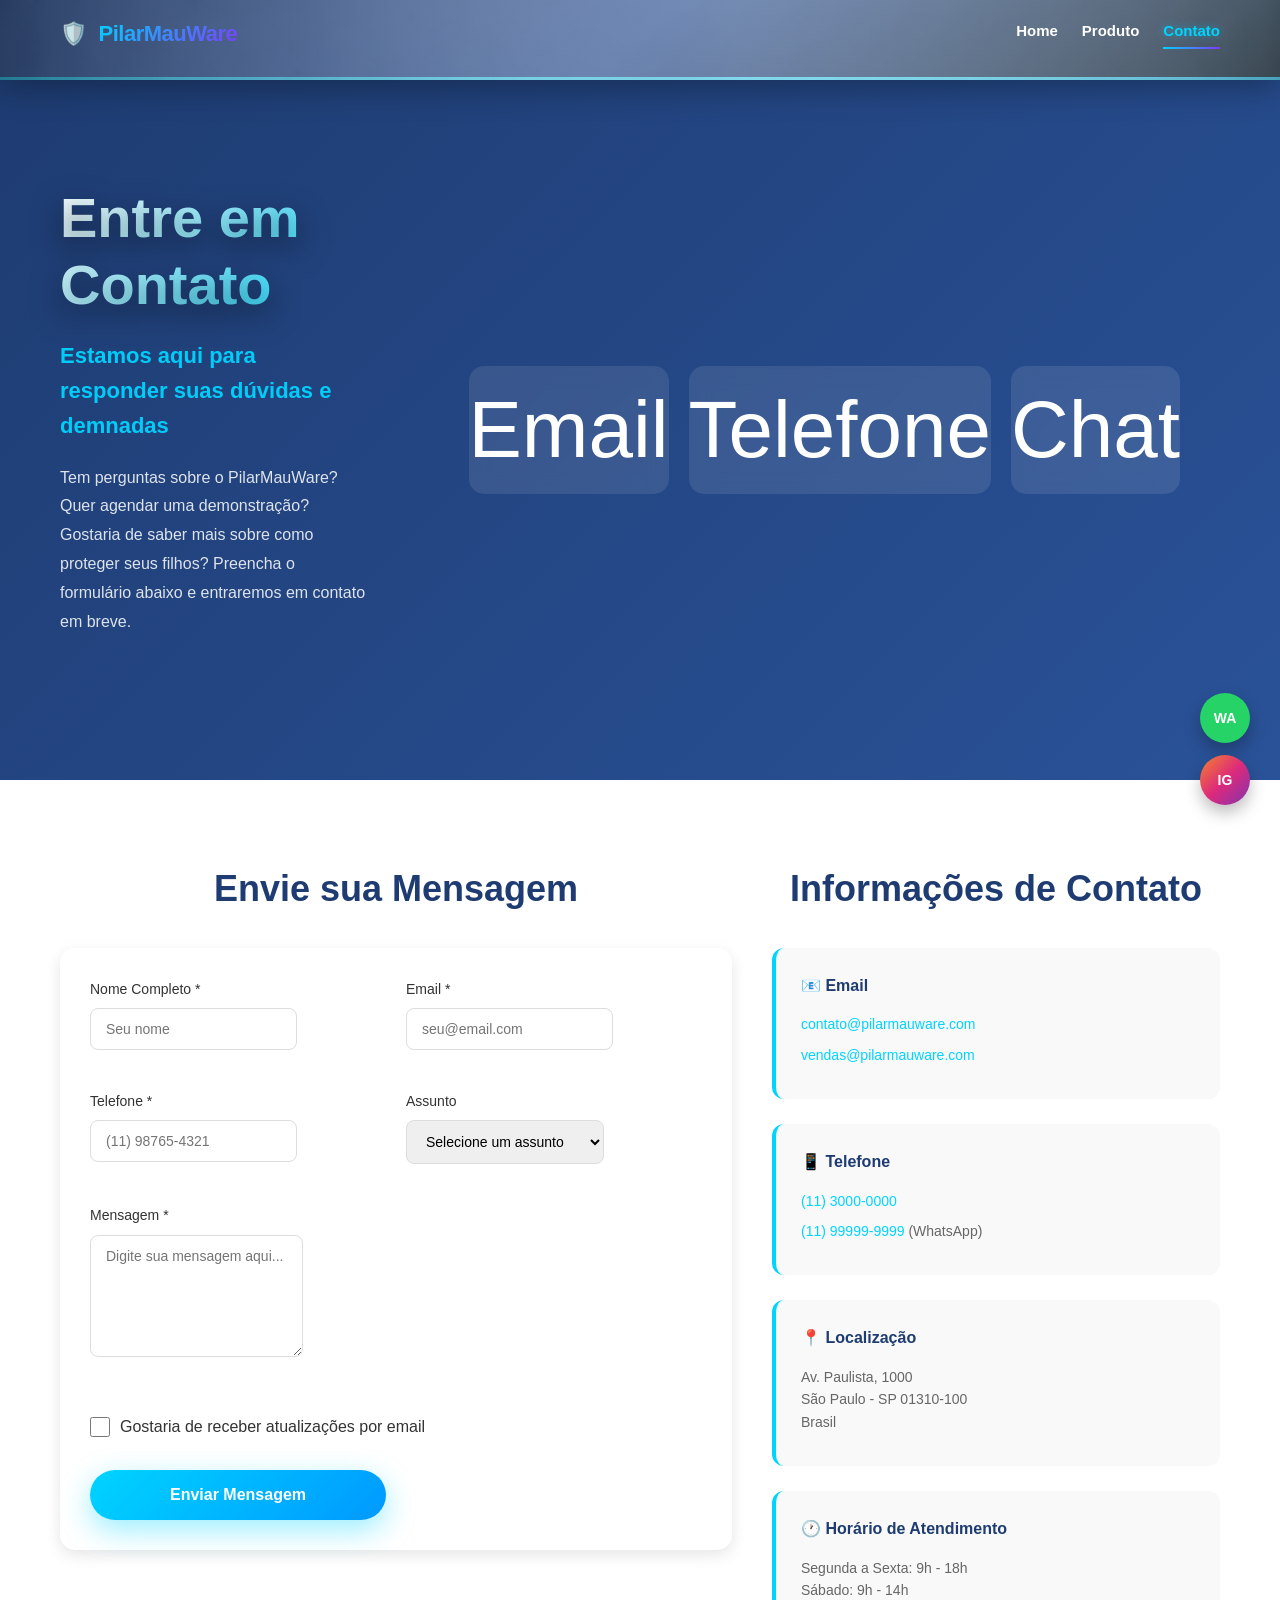
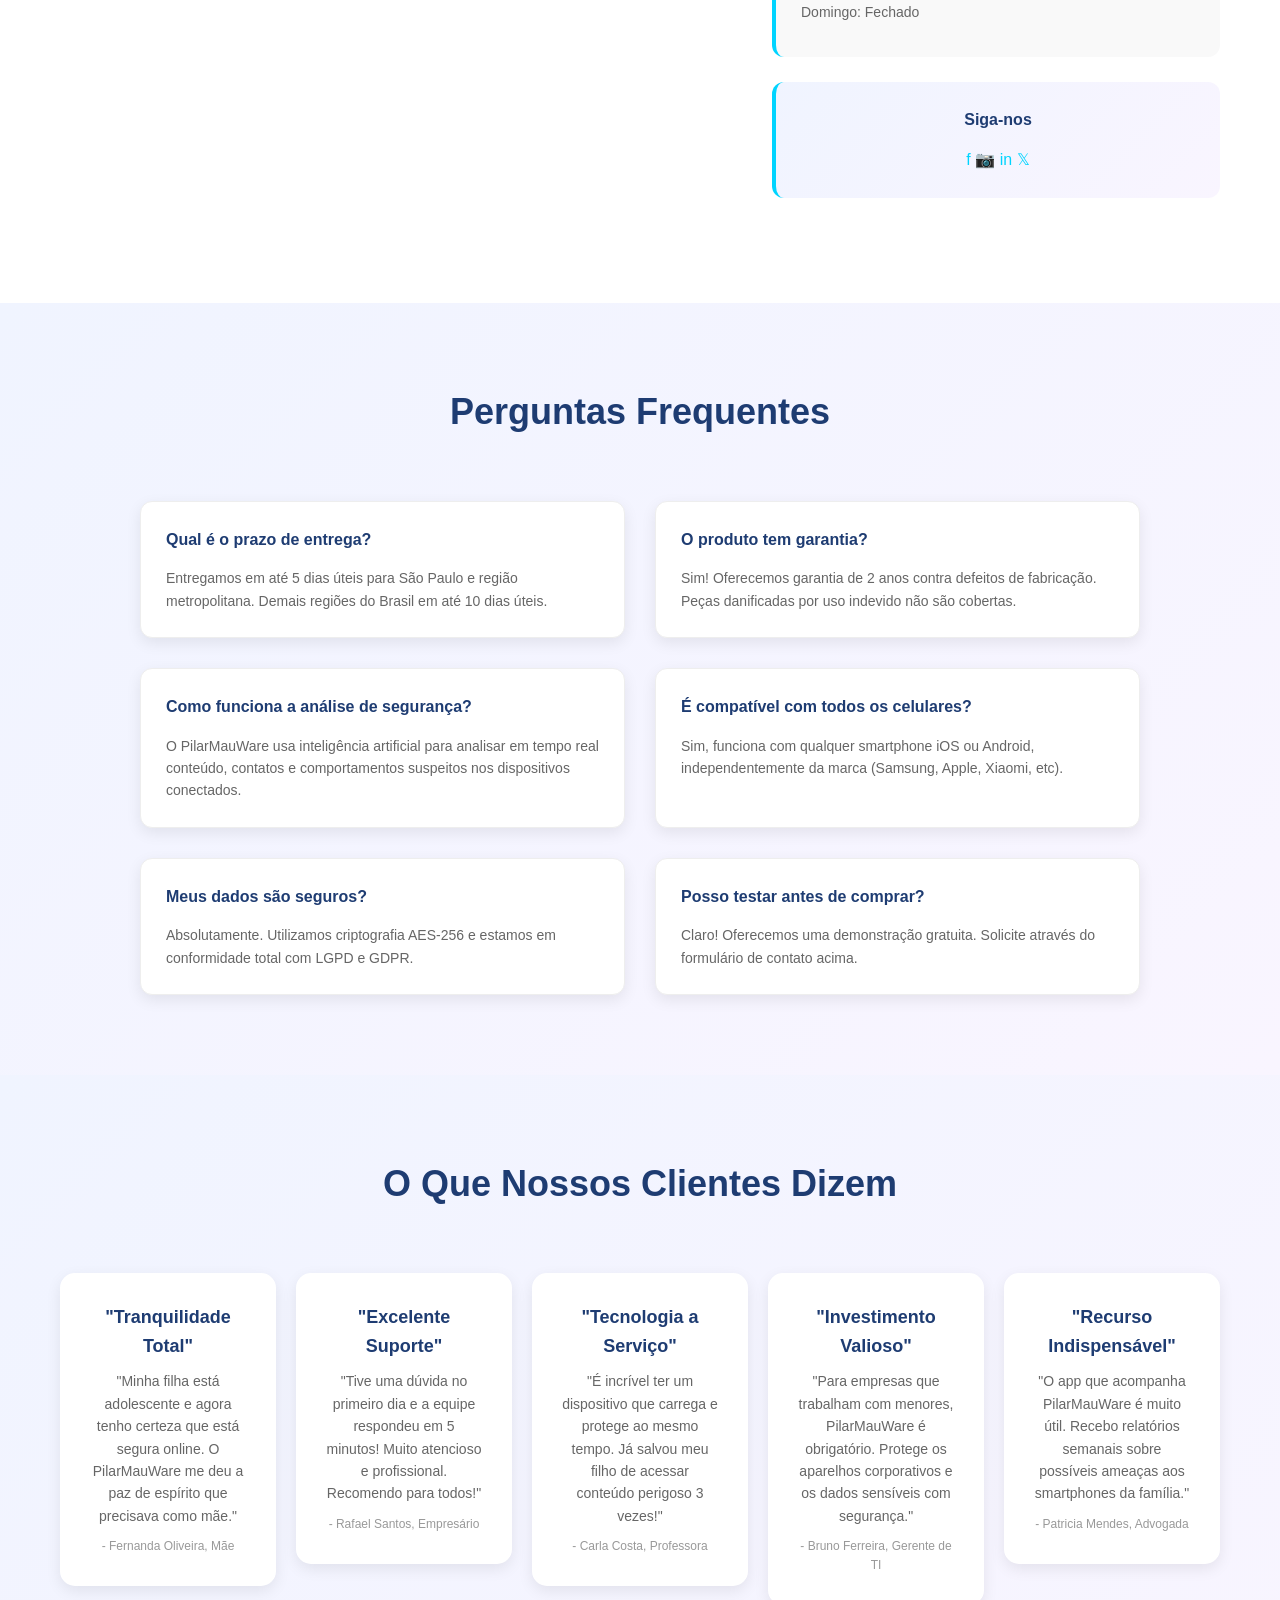
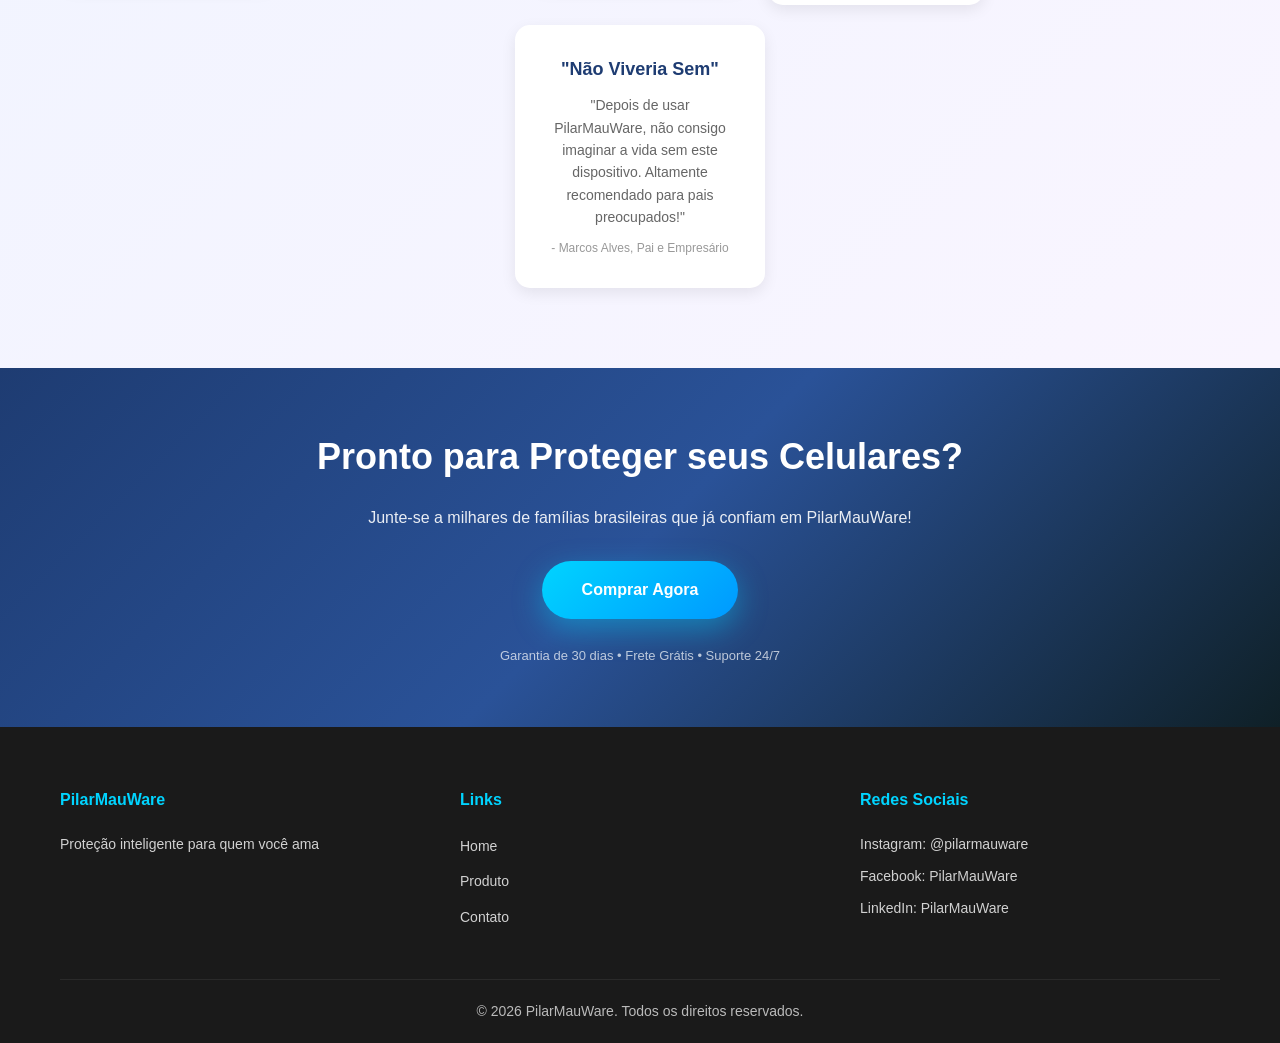
<file: contato.html>
<!DOCTYPE html>
<html lang="pt-BR">
<head>
    <meta charset="UTF-8">
    <meta name="viewport" content="width=device-width, initial-scale=1.0">
    <meta name="description" content="Entre em contato com PilarMauWare">
    <title>Contato - PilarMauWare</title>
    <link rel="stylesheet" href="css/style.css">
    <link rel="stylesheet" href="css/responsive.css">
</head>
<body>
    <!-- HEADER COM NAVEGAÇÃO -->
    <header class="header">
        <nav class="navbar">
            <div class="container">
                <div class="logo">
                    <span class="logo-icon">🛡️</span>
                    <span class="logo-text">PilarMauWare</span>
                </div>
                <button class="hamburger" id="hamburger">
                    <span></span>
                    <span></span>
                    <span></span>
                </button>
                <ul class="nav-menu" id="navMenu">
                    <li><a href="index.html" class="nav-link">Home</a></li>
                    <li><a href="produto.html" class="nav-link">Produto</a></li>
                    <li><a href="contato.html" class="nav-link active">Contato</a></li>
                </ul>
            </div>
        </nav>
    </header>

    <!-- CONTEÚDO PRINCIPAL -->
    <main class="main-content">
        <!-- SEÇÃO HERO -->
        <section class="hero">
            <div class="container">
                <div class="hero-content">
                    <h1 class="hero-title">Entre em Contato</h1>
                    <p class="hero-subtitle">Estamos aqui para responder suas dúvidas e demnadas</p>
                    <p class="hero-description">
                        Tem perguntas sobre o PilarMauWare? Quer agendar uma demonstração? 
                        Gostaria de saber mais sobre como proteger seus filhos? 
                        Preencha o formulário abaixo e entraremos em contato em breve.
                    </p>
                </div>
                <div class="hero-image">
                    <div class="contact-icons">
                        <div class="icon-item">Email</div>
                        <div class="icon-item">Telefone</div>
                        <div class="icon-item">Chat</div>
                    </div>
                </div>
            </div>
        </section>

        <!-- SEÇÃO DE FORMULÁRIO -->
        <section class="contact-content">
            <div class="container-centered">
                <div class="contact-wrapper">
                    <!-- FORMULÁRIO -->
                    <div class="contact-form-section">
                        <h2 class="section-title">Envie sua Mensagem</h2>
                        
                        <form class="contact-form">
                            <div class="form-group">
                                <label for="name">Nome Completo *</label>
                                <input 
                                    type="text" 
                                    id="name" 
                                    placeholder="Seu nome" 
                                    required
                                >
                            </div>

                            <div class="form-group">
                                <label for="email">Email *</label>
                                <input 
                                    type="email" 
                                    id="email" 
                                    placeholder="seu@email.com" 
                                    required
                                >
                            </div>

                            <div class="form-group">
                                <label for="phone">Telefone *</label>
                                <input 
                                    type="tel" 
                                    id="phone" 
                                    placeholder="(11) 98765-4321" 
                                    required
                                >
                            </div>

                            <div class="form-group">
                                <label for="subject">Assunto</label>
                                <select id="subject">
                                    <option value="">Selecione um assunto</option>
                                    <option value="duvida">Dúvida sobre o produto</option>
                                    <option value="compra">Finalizar Compra</option>
                                    <option value="demo">Solicitar Demonstração</option>
                                    <option value="problema">Problema técnico</option>
                                    <option value="outro">Outro</option>
                                </select>
                            </div>

                            <div class="form-group full-width">
                                <label for="message">Mensagem *</label>
                                <textarea 
                                    id="message" 
                                    placeholder="Digite sua mensagem aqui..." 
                                    rows="6"
                                    required
                                ></textarea>
                            </div>

                            <div class="form-checkbox">
                                <input type="checkbox" id="newsletter">
                                <label for="newsletter">Gostaria de receber atualizações por email</label>
                            </div>

                            <button type="submit" class="btn btn-primary" style="width: 100%;">Enviar Mensagem</button>
                        </form>
                    </div>

                    <!-- INFORMAÇÕES DE CONTATO -->
                    <div class="contact-info-section">
                        <h2 class="section-title">Informações de Contato</h2>
                        
                        <div class="info-box">
                            <h3>📧 Email</h3>
                            <p><a href="mailto:contato@pilarmauware.com">contato@pilarmauware.com</a></p>
                            <p><a href="mailto:vendas@pilarmauware.com">vendas@pilarmauware.com</a></p>
                        </div>

                        <div class="info-box">
                            <h3>📱 Telefone</h3>
                            <p><a href="tel:+551130000000">(11) 3000-0000</a></p>
                            <p><a href="tel:+551199999999">(11) 99999-9999</a> (WhatsApp)</p>
                        </div>

                        <div class="info-box">
                            <h3>📍 Localização</h3>
                            <p>Av. Paulista, 1000<br>São Paulo - SP 01310-100<br>Brasil</p>
                        </div>

                        <div class="info-box">
                            <h3>🕐 Horário de Atendimento</h3>
                            <p>Segunda a Sexta: 9h - 18h<br>Sábado: 9h - 14h<br>Domingo: Fechado</p>
                        </div>

                        <div class="info-box social">
                            <h3>Siga-nos</h3>
                            <div class="social-links">
                                <a href="#" title="Facebook">f</a>
                                <a href="#" title="Instagram">📷</a>
                                <a href="#" title="LinkedIn">in</a>
                                <a href="#" title="Twitter">𝕏</a>
                            </div>
                        </div>
                    </div>
                </div>
            </div>
        </section>

        <!-- SEÇÃO DE PERGUNTAS FREQUENTES -->
        <section class="faq-section">
            <div class="container-centered">
                <h2 class="section-title">Perguntas Frequentes</h2>
                
                <div class="faq-grid">
                    <div class="faq-item">
                        <h3>Qual é o prazo de entrega?</h3>
                        <p>Entregamos em até 5 dias úteis para São Paulo e região metropolitana. Demais regiões do Brasil em até 10 dias úteis.</p>
                    </div>

                    <div class="faq-item">
                        <h3>O produto tem garantia?</h3>
                        <p>Sim! Oferecemos garantia de 2 anos contra defeitos de fabricação. Peças danificadas por uso indevido não são cobertas.</p>
                    </div>

                    <div class="faq-item">
                        <h3>Como funciona a análise de segurança?</h3>
                        <p>O PilarMauWare usa inteligência artificial para analisar em tempo real conteúdo, contatos e comportamentos suspeitos nos dispositivos conectados.</p>
                    </div>

                    <div class="faq-item">
                        <h3>É compatível com todos os celulares?</h3>
                        <p>Sim, funciona com qualquer smartphone iOS ou Android, independentemente da marca (Samsung, Apple, Xiaomi, etc).</p>
                    </div>

                    <div class="faq-item">
                        <h3>Meus dados são seguros?</h3>
                        <p>Absolutamente. Utilizamos criptografia AES-256 e estamos em conformidade total com LGPD e GDPR.</p>
                    </div>

                    <div class="faq-item">
                        <h3>Posso testar antes de comprar?</h3>
                        <p>Claro! Oferecemos uma demonstração gratuita. Solicite através do formulário de contato acima.</p>
                    </div>
                </div>
            </div>
        </section>

        <!-- SEÇÃO DE TESTEMUNHOS -->
        <section class="how-it-works">
            <div class="container-centered">
                <h2 class="section-title">O Que Nossos Clientes Dizem</h2>
                <div class="steps-container">
                    <div class="step">
                        <h3>"Tranquilidade Total"</h3>
                        <p>"Minha filha está adolescente e agora tenho certeza que está segura online. O PilarMauWare me deu a paz de espírito que precisava como mãe."</p>
                        <p style="font-size: 12px; margin-top: 10px; color: #999;">- Fernanda Oliveira, Mãe</p>
                    </div>
                    <div class="step">
                        <h3>"Excelente Suporte"</h3>
                        <p>"Tive uma dúvida no primeiro dia e a equipe respondeu em 5 minutos! Muito atencioso e profissional. Recomendo para todos!"</p>
                        <p style="font-size: 12px; margin-top: 10px; color: #999;">- Rafael Santos, Empresário</p>
                    </div>
                    <div class="step">
                        <h3>"Tecnologia a Serviço"</h3>
                        <p>"É incrível ter um dispositivo que carrega e protege ao mesmo tempo. Já salvou meu filho de acessar conteúdo perigoso 3 vezes!"</p>
                        <p style="font-size: 12px; margin-top: 10px; color: #999;">- Carla Costa, Professora</p>
                    </div>
                    <div class="step">
                        <h3>"Investimento Valioso"</h3>
                        <p>"Para empresas que trabalham com menores, PilarMauWare é obrigatório. Protege os aparelhos corporativos e os dados sensíveis com segurança."</p>
                        <p style="font-size: 12px; margin-top: 10px; color: #999;">- Bruno Ferreira, Gerente de TI</p>
                    </div>
                    <div class="step">
                        <h3>"Recurso Indispensável"</h3>
                        <p>"O app que acompanha PilarMauWare é muito útil. Recebo relatórios semanais sobre possíveis ameaças aos smartphones da família."</p>
                        <p style="font-size: 12px; margin-top: 10px; color: #999;">- Patricia Mendes, Advogada</p>
                    </div>
                    <div class="step">
                        <h3>"Não Viveria Sem"</h3>
                        <p>"Depois de usar PilarMauWare, não consigo imaginar a vida sem este dispositivo. Altamente recomendado para pais preocupados!"</p>
                        <p style="font-size: 12px; margin-top: 10px; color: #999;">- Marcos Alves, Pai e Empresário</p>
                    </div>
                </div>
            </div>
        </section>

        <!-- CTA FINAL -->
        <section class="benefits" style="background: linear-gradient(135deg, #1e3c72 0%, #2a5298 50%, #0f2027 100%); color: white; padding: 60px 20px;">
            <div class="container-centered" style="text-align: center;">
                <h2 class="section-title" style="color: white; margin-bottom: 20px;">Pronto para Proteger seus Celulares?</h2>
                <p style="font-size: 16px; margin-bottom: 30px; color: rgba(255, 255, 255, 0.9);">Junte-se a milhares de famílias brasileiras que já confiam em PilarMauWare!</p>
                <a href="produto.html" class="btn btn-primary">Comprar Agora</a>
                <p style="margin-top: 20px; font-size: 13px; color: rgba(255, 255, 255, 0.7);">Garantia de 30 dias • Frete Grátis • Suporte 24/7</p>
            </div>
        </section>
    </main>

    <!-- FOOTER -->
    <footer class="footer">
        <div class="container-centered">
            <div class="footer-content">
                <div class="footer-section">
                    <h4>PilarMauWare</h4>
                    <p>Proteção inteligente para quem você ama</p>
                </div>
                <div class="footer-section">
                    <h4>Links</h4>
                    <ul class="footer-links">
                        <li><a href="index.html">Home</a></li>
                        <li><a href="produto.html">Produto</a></li>
                        <li><a href="contato.html">Contato</a></li>
                    </ul>
                </div>
                <div class="footer-section">
                    <h4>Redes Sociais</h4>
                    <p>Instagram: @pilarmauware</p>
                    <p>Facebook: PilarMauWare</p>
                    <p>LinkedIn: PilarMauWare</p>
                </div>
            </div>
            <div class="footer-bottom">
                <p>&copy; 2026 PilarMauWare. Todos os direitos reservados.</p>
            </div>
        </div>
    </footer>

    <!-- BOTÃO VOLTAR AO TOPO -->
    <button id="backToTop" class="back-to-top" title="Voltar ao topo">
        <span>↑</span>
    </button>

    <!-- BOTÕES DE CONTATO RÁPIDO -->
    <div class="social-float" aria-label="Contato rápido">
        <a href="https://wa.me/5551980636909" target="_blank" rel="noopener noreferrer" class="social-btn whatsapp-btn" title="Falar no WhatsApp" aria-label="Falar no WhatsApp">
            WA
        </a>
        <a href="https://instagram.com/isaacrmz_7" target="_blank" rel="noopener noreferrer" class="social-btn instagram-btn" title="Abrir Instagram" aria-label="Abrir Instagram">
            IG
        </a>
    </div>

    <script src="js/script.js"></script>
</body>
</html>
</file>
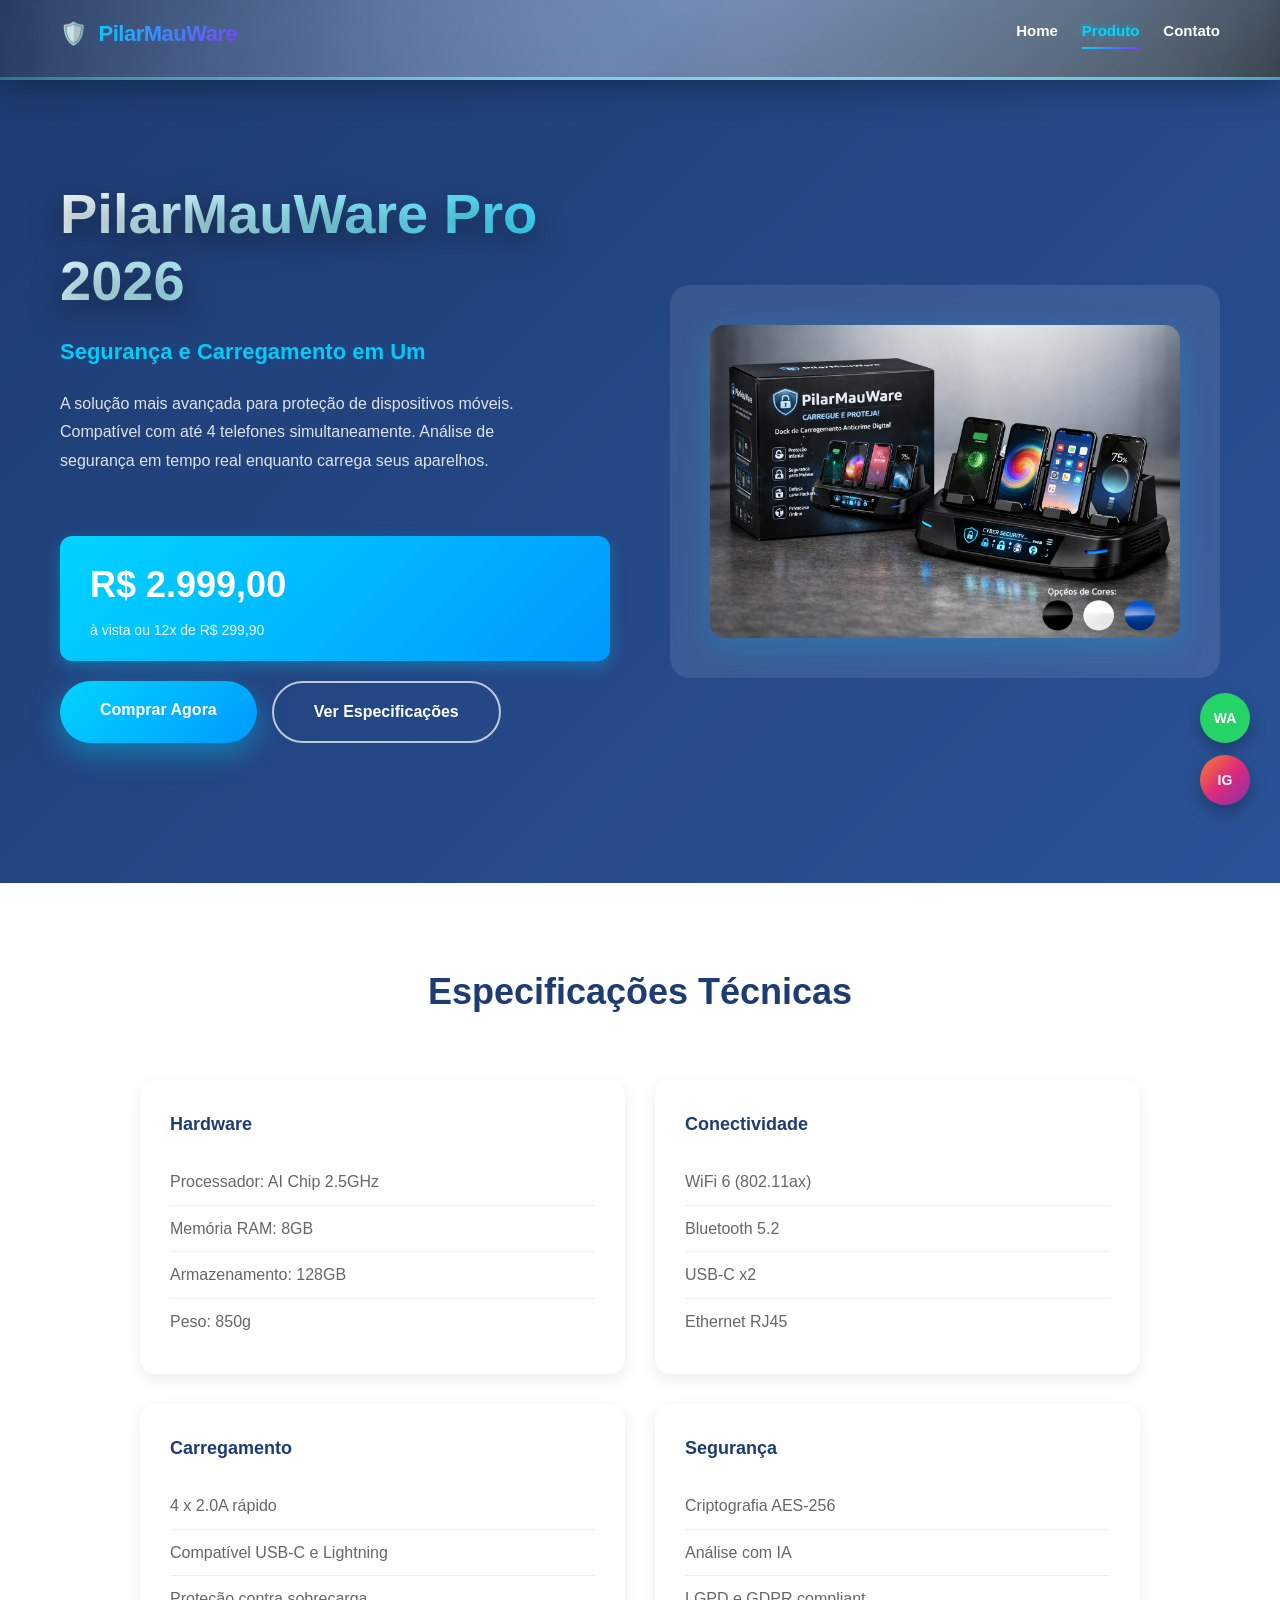
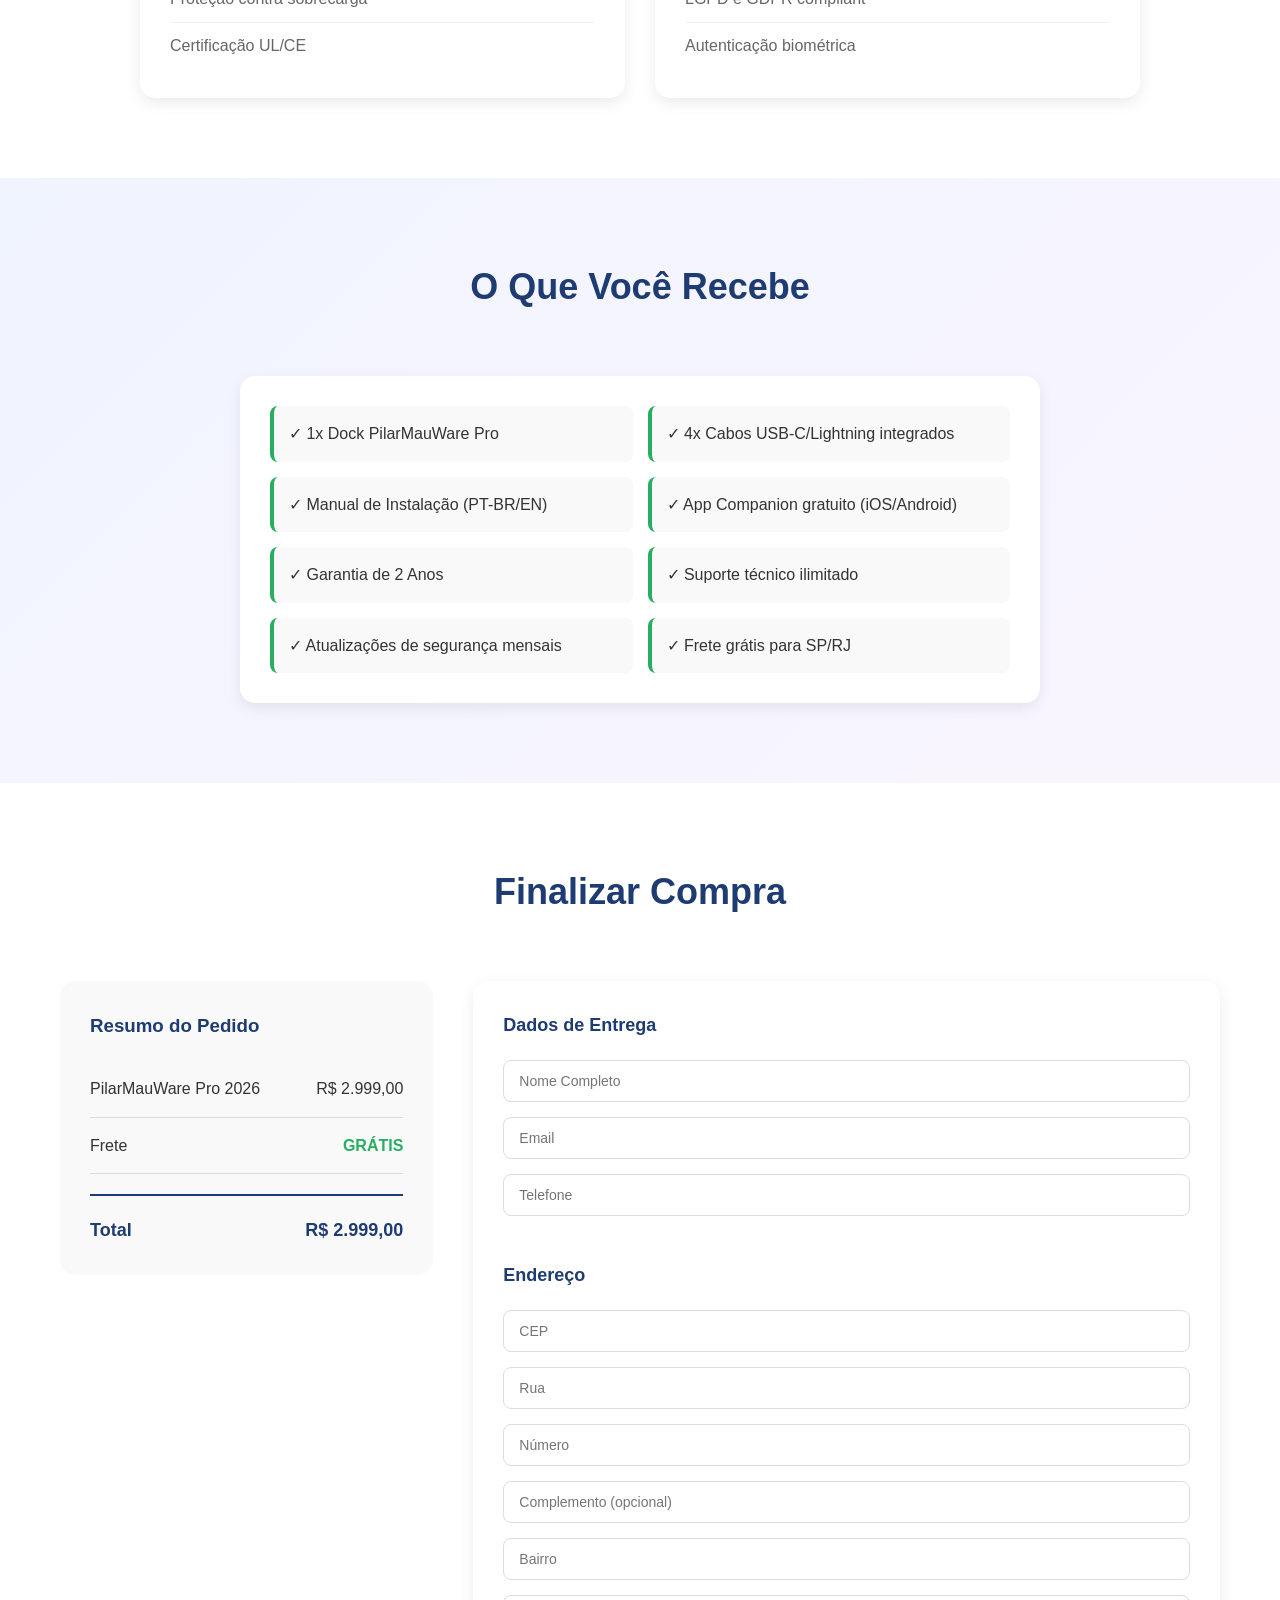
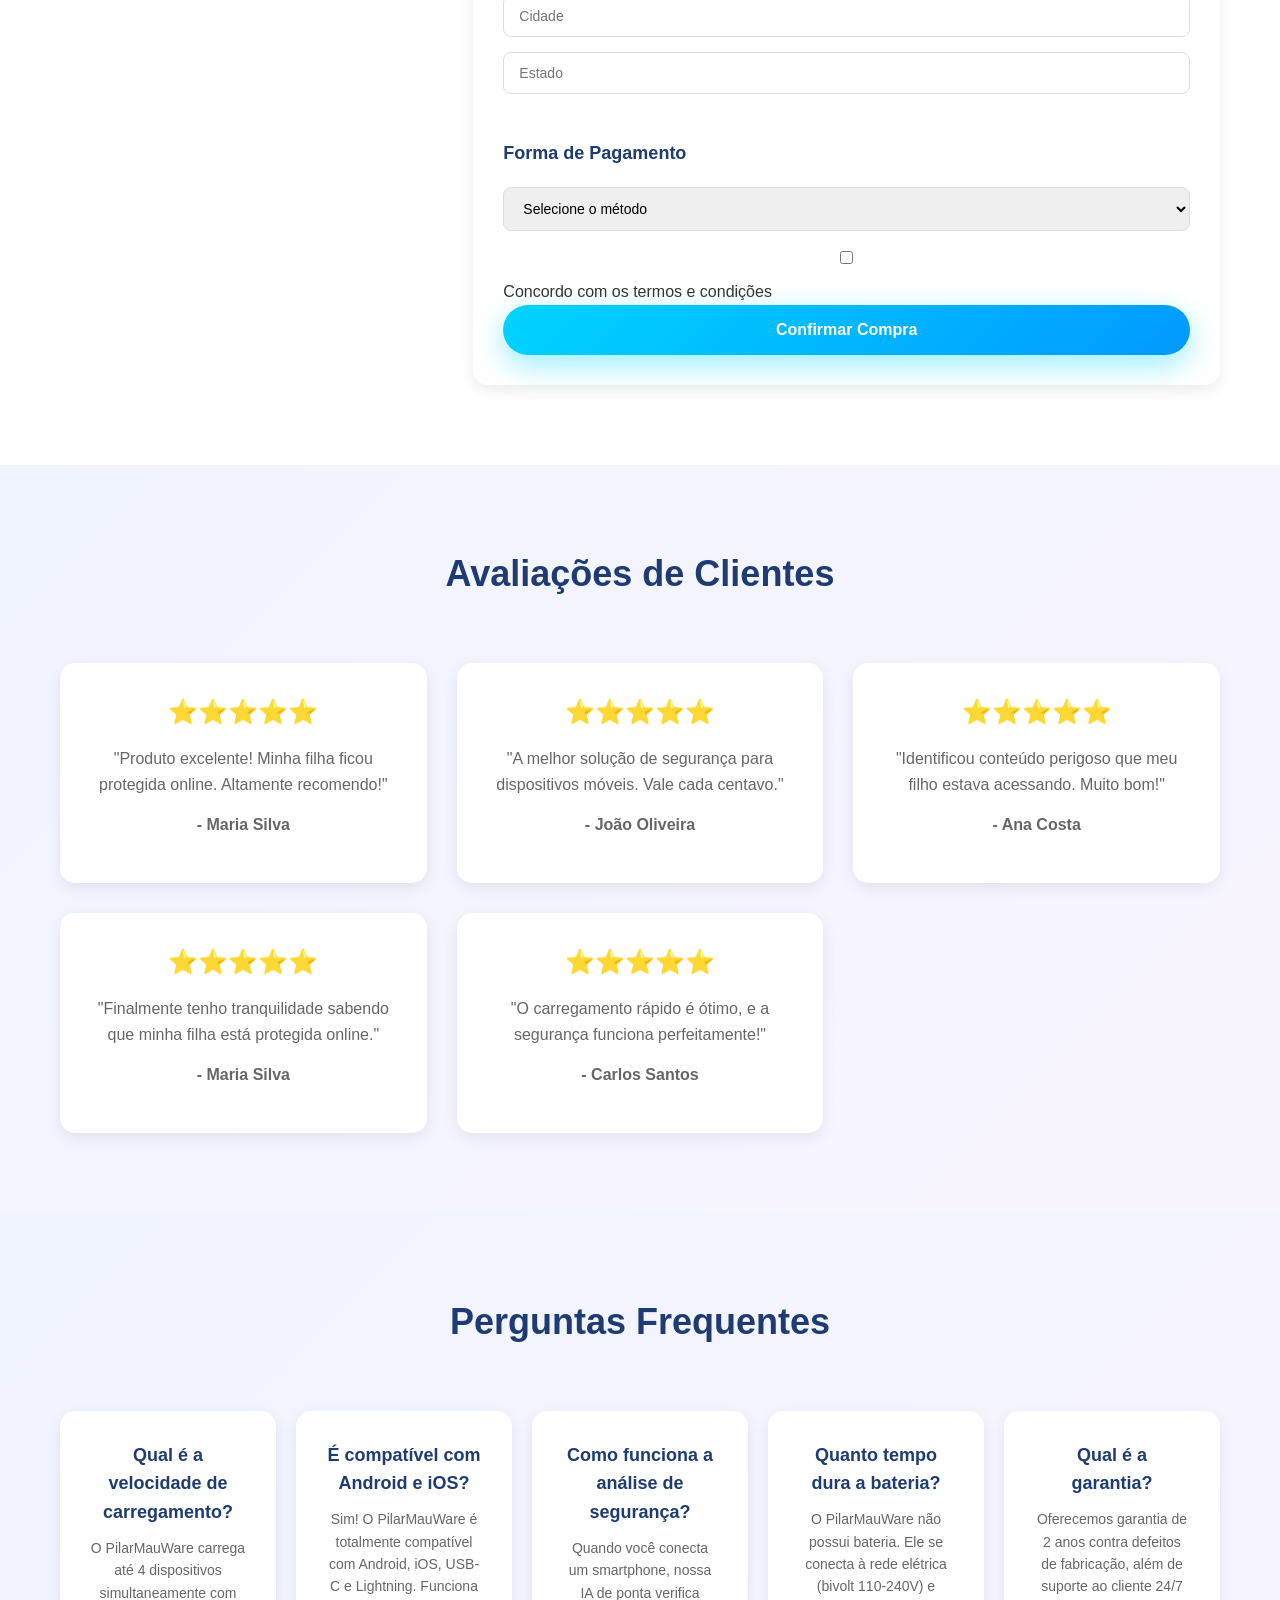
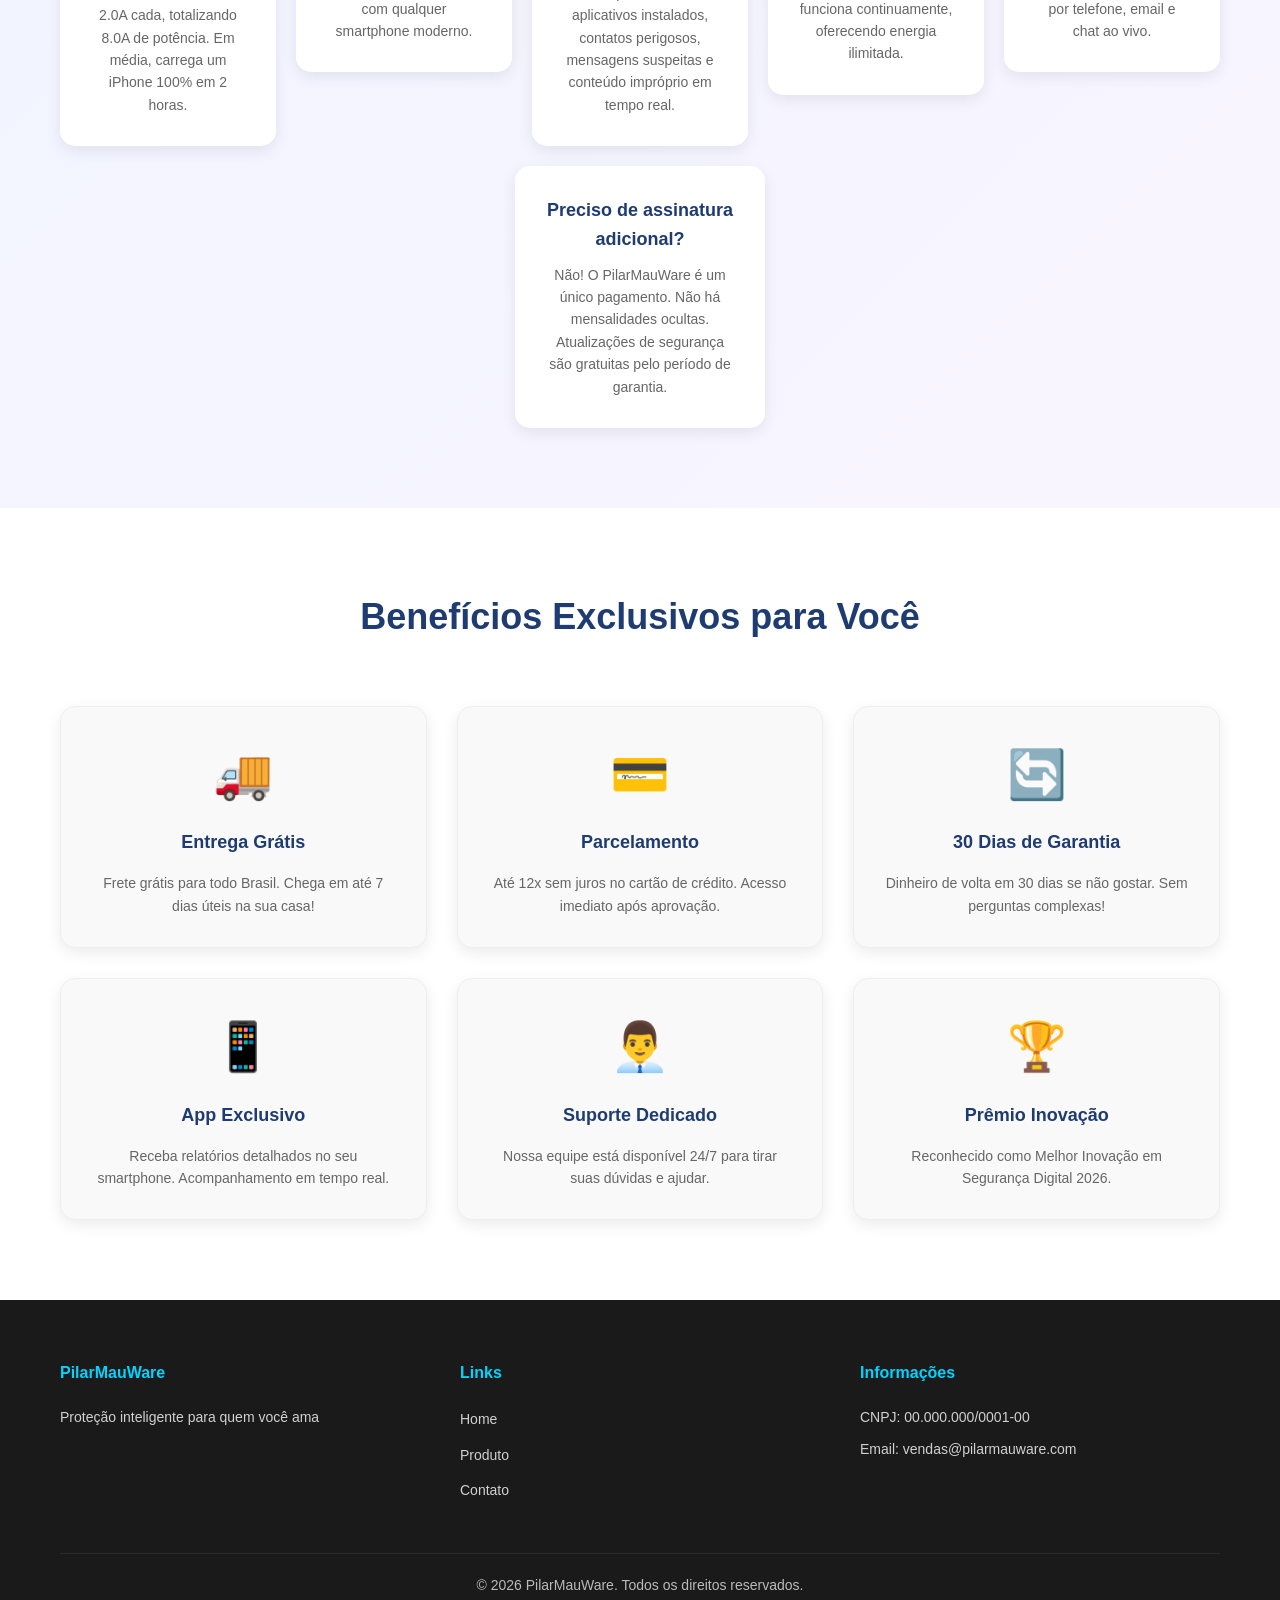
<file: produto.html>
<!DOCTYPE html>
<html lang="pt-BR">
<head>
    <meta charset="UTF-8">
    <meta name="viewport" content="width=device-width, initial-scale=1.0">
    <meta name="description" content="PilarMauWare Pro - Compre agora sua dock de segurança">
    <title>PilarMauWare Pro - Comprar Agora</title>
    <link rel="stylesheet" href="css/style.css">
    <link rel="stylesheet" href="css/responsive.css">
</head>
<body>
    <!-- HEADER COM NAVEGAÇÃO -->
    <header class="header">
        <nav class="navbar">
            <div class="container">
                <div class="logo">
                    <span class="logo-icon">🛡️</span>
                    <span class="logo-text">PilarMauWare</span>
                </div>
                <button class="hamburger" id="hamburger">
                    <span></span>
                    <span></span>
                    <span></span>
                </button>
                <ul class="nav-menu" id="navMenu">
                    <li><a href="index.html" class="nav-link">Home</a></li>
                    <li><a href="produto.html" class="nav-link active">Produto</a></li>
                    <li><a href="contato.html" class="nav-link">Contato</a></li>
                </ul>
            </div>
        </nav>
    </header>

    <!-- CONTEÚDO PRINCIPAL -->
    <main class="main-content">
        <!-- SEÇÃO HERO DO PRODUTO -->
        <section class="hero">
            <div class="container">
                <div class="hero-content">
                    <h1 class="hero-title">PilarMauWare Pro 2026</h1>
                    <p class="hero-subtitle">Segurança e Carregamento em Um</p>
                    <p class="hero-description">
                        A solução mais avançada para proteção de dispositivos móveis. 
                        Compatível com até 4 telefones simultaneamente. Análise de segurança 
                        em tempo real enquanto carrega seus aparelhos.
                    </p>
                    <div class="price-box">
                        <span class="price">R$ 2.999,00</span>
                        <span class="price-label">à vista ou 12x de R$ 299,90</span>
                    </div>
                    <div class="hero-buttons">
                        <a href="#comprar" class="btn btn-primary">Comprar Agora</a>
                        <a href="#especificacoes" class="btn btn-secondary">Ver Especificações</a>
                    </div>
                </div>
                <div class="hero-image">
                    <div class="product-image">
                        <img src="img/ChatGPT Image 20 de fev. de 2026, 16_58_26.png" alt="PilarMauWare Pro">
                    </div>
                </div>
            </div>
        </section>

        <!-- SEÇÃO DE ESPECIFICAÇÕES TÉCNICAS -->
        <section id="especificacoes" class="benefits">
            <div class="container-centered">
                <h2 class="section-title">Especificações Técnicas</h2>
                <div class="specs-detail-grid">
                    <div class="spec-detail">
                        <h3>Hardware</h3>
                        <ul>
                            <li>Processador: AI Chip 2.5GHz</li>
                            <li>Memória RAM: 8GB</li>
                            <li>Armazenamento: 128GB</li>
                            <li>Peso: 850g</li>
                        </ul>
                    </div>
                    <div class="spec-detail">
                        <h3>Conectividade</h3>
                        <ul>
                            <li>WiFi 6 (802.11ax)</li>
                            <li>Bluetooth 5.2</li>
                            <li>USB-C x2</li>
                            <li>Ethernet RJ45</li>
                        </ul>
                    </div>
                    <div class="spec-detail">
                        <h3>Carregamento</h3>
                        <ul>
                            <li>4 x 2.0A rápido</li>
                            <li>Compatível USB-C e Lightning</li>
                            <li>Proteção contra sobrecarga</li>
                            <li>Certificação UL/CE</li>
                        </ul>
                    </div>
                    <div class="spec-detail">
                        <h3>Segurança</h3>
                        <ul>
                            <li>Criptografia AES-256</li>
                            <li>Análise com IA</li>
                            <li>LGPD e GDPR compliant</li>
                            <li>Autenticação biométrica</li>
                        </ul>
                    </div>
                </div>
            </div>
        </section>

        <!-- SEÇÃO DE FUNCIONALIDADES -->
        <section class="how-it-works">
            <div class="container-centered">
                <h2 class="section-title">O Que Você Recebe</h2>
                <div class="package-contents">
                    <div class="item-check">✓ 1x Dock PilarMauWare Pro</div>
                    <div class="item-check">✓ 4x Cabos USB-C/Lightning integrados</div>
                    <div class="item-check">✓ Manual de Instalação (PT-BR/EN)</div>
                    <div class="item-check">✓ App Companion gratuito (iOS/Android)</div>
                    <div class="item-check">✓ Garantia de 2 Anos</div>
                    <div class="item-check">✓ Suporte técnico ilimitado</div>
                    <div class="item-check">✓ Atualizações de segurança mensais</div>
                    <div class="item-check">✓ Frete grátis para SP/RJ</div>
                </div>
            </div>
        </section>

        <!-- SEÇÃO DE COMPRA -->
        <section id="comprar" class="purchase-section">
            <div class="container-centered">
                <h2 class="section-title">Finalizar Compra</h2>

                <div class="purchase-container">
                    <div class="order-summary">
                        <h3>Resumo do Pedido</h3>
                        <div class="summary-item">
                            <span>PilarMauWare Pro 2026</span>
                            <span>R$ 2.999,00</span>
                        </div>
                        <div class="summary-item">
                            <span>Frete</span>
                            <span class="free">GRÁTIS</span>
                        </div>
                        <div class="summary-divider"></div>
                        <div class="summary-total">
                            <span>Total</span>
                            <span>R$ 2.999,00</span>
                        </div>
                    </div>

                    <form class="checkout-form">
                        <h3>Dados de Entrega</h3>
                        
                        <input type="text" placeholder="Nome Completo" required>
                        <input type="email" placeholder="Email" required>
                        <input type="tel" placeholder="Telefone" required>
                        
                        <h3>Endereço</h3>
                        
                        <input type="text" placeholder="CEP" required>
                        <input type="text" placeholder="Rua" required>
                        <input type="text" placeholder="Número" required>
                        <input type="text" placeholder="Complemento (opcional)">
                        <input type="text" placeholder="Bairro" required>
                        <input type="text" placeholder="Cidade" required>
                        <input type="text" placeholder="Estado" required>

                        <h3>Forma de Pagamento</h3>
                        
                        <select required>
                            <option value="">Selecione o método</option>
                            <option value="credito">Cartão de Crédito</option>
                            <option value="debito">Cartão de Débito</option>
                            <option value="pix">PIX</option>
                            <option value="boleto">Boleto Bancário</option>
                        </select>

                        <checkbox-container>
                            <input type="checkbox" id="termos" required>
                            <label for="termos">Concordo com os termos e condições</label>
                        </checkbox-container>

                        <button type="submit" class="btn btn-primary" style="width: 100%;">Confirmar Compra</button>
                    </form>
                </div>
            </div>
        </section>

        <!-- SEÇÃO DE AVALIAÇÕES FAKE -->
        <section class="reviews-section">
            <div class="container-centered">
                <h2 class="section-title">Avaliações de Clientes</h2>
                <div class="reviews-grid">
                    <div class="review-card">
                        <div class="stars">⭐⭐⭐⭐⭐</div>
                        <p>"Produto excelente! Minha filha ficou protegida online. Altamente recomendo!"</p>
                        <p class="review-author">- Maria Silva</p>
                    </div>
                    <div class="review-card">
                        <div class="stars">⭐⭐⭐⭐⭐</div>
                        <p>"A melhor solução de segurança para dispositivos móveis. Vale cada centavo."</p>
                        <p class="review-author">- João Oliveira</p>
                    </div>
                    <div class="review-card">
                        <div class="stars">⭐⭐⭐⭐⭐</div>
                        <p>"Identificou conteúdo perigoso que meu filho estava acessando. Muito bom!"</p>
                        <p class="review-author">- Ana Costa</p>
                    </div>
                    <div class="review-card">
                        <div class="stars">⭐⭐⭐⭐⭐</div>
                        <p>"Finalmente tenho tranquilidade sabendo que minha filha está protegida online."</p>
                        <p class="review-author">- Maria Silva</p>
                    </div>
                    <div class="review-card">
                        <div class="stars">⭐⭐⭐⭐⭐</div>
                        <p>"O carregamento rápido é ótimo, e a segurança funciona perfeitamente!"</p>
                        <p class="review-author">- Carlos Santos</p>
                    </div>
                </div>
            </div>
        </section>

        <!-- SEÇÃO FAQ -->
        <section class="how-it-works">
            <div class="container-centered">
                <h2 class="section-title">Perguntas Frequentes</h2>
                <div class="steps-container">
                    <div class="step">
                        <h3>Qual é a velocidade de carregamento?</h3>
                        <p>O PilarMauWare carrega até 4 dispositivos simultaneamente com 2.0A cada, totalizando 8.0A de potência. Em média, carrega um iPhone 100% em 2 horas.</p>
                    </div>
                    <div class="step">
                        <h3>É compatível com Android e iOS?</h3>
                        <p>Sim! O PilarMauWare é totalmente compatível com Android, iOS, USB-C e Lightning. Funciona com qualquer smartphone moderno.</p>
                    </div>
                    <div class="step">
                        <h3>Como funciona a análise de segurança?</h3>
                        <p>Quando você conecta um smartphone, nossa IA de ponta verifica aplicativos instalados, contatos perigosos, mensagens suspeitas e conteúdo impróprio em tempo real.</p>
                    </div>
                    <div class="step">
                        <h3>Quanto tempo dura a bateria?</h3>
                        <p>O PilarMauWare não possui bateria. Ele se conecta à rede elétrica (bivolt 110-240V) e funciona continuamente, oferecendo energia ilimitada.</p>
                    </div>
                    <div class="step">
                        <h3>Qual é a garantia?</h3>
                        <p>Oferecemos garantia de 2 anos contra defeitos de fabricação, além de suporte ao cliente 24/7 por telefone, email e chat ao vivo.</p>
                    </div>
                    <div class="step">
                        <h3>Preciso de assinatura adicional?</h3>
                        <p>Não! O PilarMauWare é um único pagamento. Não há mensalidades ocultas. Atualizações de segurança são gratuitas pelo período de garantia.</p>
                    </div>
                </div>
            </div>
        </section>

        <!-- SEÇÃO DE BENEFÍCIOS ADICIONAIS -->
        <section class="benefits">
            <div class="container-centered">
                <h2 class="section-title">Benefícios Exclusivos para Você</h2>
                <div class="benefits-grid">
                    <div class="benefit-card">
                        <span class="benefit-icon">🚚</span>
                        <h3>Entrega Grátis</h3>
                        <p>Frete grátis para todo Brasil. Chega em até 7 dias úteis na sua casa!</p>
                    </div>
                    <div class="benefit-card">
                        <span class="benefit-icon">💳</span>
                        <h3>Parcelamento</h3>
                        <p>Até 12x sem juros no cartão de crédito. Acesso imediato após aprovação.</p>
                    </div>
                    <div class="benefit-card">
                        <span class="benefit-icon">🔄</span>
                        <h3>30 Dias de Garantia</h3>
                        <p>Dinheiro de volta em 30 dias se não gostar. Sem perguntas complexas!</p>
                    </div>
                    <div class="benefit-card">
                        <span class="benefit-icon">📱</span>
                        <h3>App Exclusivo</h3>
                        <p>Receba relatórios detalhados no seu smartphone. Acompanhamento em tempo real.</p>
                    </div>
                    <div class="benefit-card">
                        <span class="benefit-icon">👨‍💼</span>
                        <h3>Suporte Dedicado</h3>
                        <p>Nossa equipe está disponível 24/7 para tirar suas dúvidas e ajudar.</p>
                    </div>
                    <div class="benefit-card">
                        <span class="benefit-icon">🏆</span>
                        <h3>Prêmio Inovação</h3>
                        <p>Reconhecido como Melhor Inovação em Segurança Digital 2026.</p>
                    </div>
                </div>
            </div>
        </section>
    </main>

    <!-- FOOTER -->
    <footer class="footer">
        <div class="container-centered">
            <div class="footer-content">
                <div class="footer-section">
                    <h4>PilarMauWare</h4>
                    <p>Proteção inteligente para quem você ama</p>
                </div>
                <div class="footer-section">
                    <h4>Links</h4>
                    <ul class="footer-links">
                        <li><a href="index.html">Home</a></li>
                        <li><a href="produto.html">Produto</a></li>
                        <li><a href="contato.html">Contato</a></li>
                    </ul>
                </div>
                <div class="footer-section">
                    <h4>Informações</h4>
                    <p>CNPJ: 00.000.000/0001-00</p>
                    <p>Email: vendas@pilarmauware.com</p>
                </div>
            </div>
            <div class="footer-bottom">
                <p>&copy; 2026 PilarMauWare. Todos os direitos reservados.</p>
            </div>
        </div>
    </footer>

    <!-- BOTÃO VOLTAR AO TOPO -->
    <button id="backToTop" class="back-to-top" title="Voltar ao topo">
        <span>↑</span>
    </button>

    <!-- BOTÕES DE CONTATO RÁPIDO -->
    <div class="social-float" aria-label="Contato rápido">
        <a href="https://wa.me/5551980636909" target="_blank" rel="noopener noreferrer" class="social-btn whatsapp-btn" title="Falar no WhatsApp" aria-label="Falar no WhatsApp">
            WA
        </a>
        <a href="https://instagram.com/isaacrmz_7" target="_blank" rel="noopener noreferrer" class="social-btn instagram-btn" title="Abrir Instagram" aria-label="Abrir Instagram">
            IG
        </a>
    </div>

    <script src="js/script.js"></script>
</body>
</html>
</file>
<file: css/style.css>
/* ================================================== */
/*     PILARMAUWARE - CSS ORGANIZADO E RESPONSIVO    */
/* ================================================== */

/* ==================== RESET E BASE ==================== */

* {
    margin: 0;
    padding: 0;
    box-sizing: border-box;
}

html {
    scroll-behavior: smooth;
}

body {
    font-family: 'Segoe UI', Tahoma, Geneva, Verdana, sans-serif;
    line-height: 1.6;
    color: #333;
    background-color: #f5f5f5;
}

body.menu-open {
    overflow: hidden;
}

/* ==================== CONTAINERS ==================== */

.container {
    max-width: 1200px;
    margin: 0 auto;
    padding: 0 20px;
    display: flex;
    justify-content: space-between;
    align-items: center;
    width: 100%;
    gap: 40px;
}

.container-centered {
    max-width: 1200px;
    margin: 0 auto;
    padding: 0 20px;
    width: 100%;
}

/* ==================== HEADER E NAVEGAÇÃO ==================== */

.header {
    background-image: url('../img/ChatGPT Image 20 de fev. de 2026, 16_58_26.png');
    background-size: cover;
    background-position: center;
    background-repeat: no-repeat;
    background-attachment: fixed;
    position: sticky;
    top: 0;
    z-index: 100;
    color: white;
    padding: 0;
    min-height: 80px;
    border-bottom: 3px solid rgba(0, 212, 255, 0.4);
    box-shadow: 0 8px 32px rgba(0, 0, 0, 0.3);
}

.header::before {
    content: '';
    position: absolute;
    top: 0;
    left: 0;
    right: 0;
    bottom: 0;
    background: linear-gradient(135deg, rgba(30, 60, 114, 0.6) 0%, rgba(42, 82, 152, 0.6) 50%, rgba(15, 32, 39, 0.6) 100%);
    pointer-events: none;
    z-index: 0;
}

.header-background {
    position: absolute;
    top: 0;
    left: 0;
    right: 0;
    height: 100%;
    opacity: 0.3;
    background: radial-gradient(circle at 20% 50%, rgba(0, 212, 255, 0.15) 0%, transparent 50%),
                radial-gradient(circle at 80% 50%, rgba(127, 57, 251, 0.15) 0%, transparent 50%);
    pointer-events: none;
    z-index: 2;
}

@keyframes gradientShift {
    0% { background-position: 0% 50%; }
    50% { background-position: 100% 50%; }
    100% { background-position: 0% 50%; }
}

.navbar {
    width: 100%;
    position: relative;
    z-index: 100;
}

.navbar .container {
    display: flex;
    justify-content: space-between;
    align-items: center;
    padding: 16px 20px;
    gap: 40px;
    position: relative;
    z-index: 100;
    height: 100%;
}

.nav-container {
    display: flex;
    align-items: center;
    gap: 25px;
    position: relative;
}

.logo {
    display: flex;
    align-items: center;
    gap: 12px;
    font-size: 22px;
    font-weight: 900;
    white-space: nowrap;
    transition: all 0.3s ease;
    letter-spacing: -0.5px;
}

.logo:hover {
    transform: scale(1.02);
}

.logo-img {
    display: none;
}

.logo:hover .logo-img {
    filter: drop-shadow(0 6px 20px rgba(0, 212, 255, 0.6));
}

.logo-text {
    background: linear-gradient(135deg, #00d4ff, #7f39fb);
    -webkit-background-clip: text;
    -webkit-text-fill-color: transparent;
    background-clip: text;
    font-weight: 700;
}

.nav-link {
    color: white;
    text-decoration: none;
    transition: all 0.3s ease;
    font-weight: 600;
    font-size: 15px;
    position: relative;
    padding-bottom: 6px;
}

.nav-link::after {
    content: '';
    position: absolute;
    bottom: 0;
    left: 0;
    width: 0;
    height: 2px;
    background: linear-gradient(135deg, #00d4ff, #7f39fb);
    transition: width 0.3s ease;
}

.nav-link:hover::after,
.nav-link.active::after {
    width: 100%;
}

.nav-link:hover,
.nav-link.active {
    color: #00d4ff;
    text-shadow: 0 0 10px rgba(0, 212, 255, 0.5);
}

.hamburger {
    display: none;
    flex-direction: column;
    background: none;
    border: none;
    cursor: pointer;
    padding: 8px;
    gap: 6px;
    z-index: 102;
    transition: all 0.3s ease;
    position: relative;
    pointer-events: auto;
}

.hamburger:hover {
    transform: scale(1.1);
}

.hamburger span {
    width: 28px;
    height: 3px;
    background: white;
    border-radius: 3px;
    transition: all 0.3s ease;
    box-shadow: 0 2px 8px rgba(0, 212, 255, 0.4);
}

.hamburger.active span:nth-child(1) {
    transform: rotate(45deg) translate(10px, 10px);
}

.hamburger.active span:nth-child(2) {
    opacity: 0;
}

.hamburger.active span:nth-child(3) {
    transform: rotate(-45deg) translate(7px, -7px);
}

.nav-menu {
    position: static;
    width: auto;
    height: auto;
    background: none;
    display: flex;
    flex-direction: row;
    gap: 24px;
    padding: 0;
    z-index: auto;
    opacity: 1;
    visibility: visible;
    pointer-events: auto;
    transition: none;
    justify-content: flex-end;
    align-items: center;
    margin: 0;
    list-style: none;
}

.nav-menu::before {
    content: none;
}

.nav-menu.active {
    opacity: 1;
    visibility: visible;
    pointer-events: auto;
}

.nav-menu li {
    width: auto;
    animation: none;
}

.nav-menu li:nth-child(1) {
    animation-delay: 0s;
}

.nav-menu li:nth-child(2) {
    animation-delay: 0s;
}

.nav-menu li:nth-child(3) {
    animation-delay: 0s;
}

@keyframes slideUp {
    from {
        opacity: 0;
        transform: translateY(40px);
    }
    to {
        opacity: 1;
        transform: translateY(0);
    }
}

.nav-menu .nav-link {
    display: inline-block;
    padding: 0 0 6px 0;
    border-radius: 0;
    background: transparent;
    border: none;
    font-size: 15px;
    font-weight: 600;
    transition: all 0.3s ease;
    backdrop-filter: none;
}

.nav-menu .nav-link:hover {
    background: transparent;
    transform: none;
    box-shadow: none;
}

@media (max-width: 700px) {
    .hamburger {
        display: flex;
    }

    .nav-menu {
        position: fixed;
        top: 0;
        left: 0;
        right: 0;
        bottom: 0;
        width: 100vw;
        height: 100vh;
        background-image: url('../img/ChatGPT Image 20 de fev. de 2026, 16_58_26.png');
        background-size: cover;
        background-position: center;
        background-attachment: fixed;
        flex-direction: column;
        gap: 40px;
        padding: 80px 40px;
        z-index: 99;
        opacity: 0;
        visibility: hidden;
        pointer-events: none;
        transition: opacity 0.5s cubic-bezier(0.4, 0, 0.2, 1),
                    visibility 0.5s cubic-bezier(0.4, 0, 0.2, 1);
        justify-content: center;
        align-items: center;
    }

    .nav-menu::before {
        content: '';
        position: absolute;
        top: 0;
        left: 0;
        right: 0;
        bottom: 0;
        background: linear-gradient(135deg, rgba(30, 60, 114, 0.7) 0%, rgba(42, 82, 152, 0.7) 50%, rgba(15, 32, 39, 0.7) 100%);
        z-index: -1;
    }

    .nav-menu li {
        animation: slideUp 0.6s ease-out backwards;
    }

    .nav-menu li:nth-child(1) {
        animation-delay: 0.2s;
    }

    .nav-menu li:nth-child(2) {
        animation-delay: 0.4s;
    }

    .nav-menu li:nth-child(3) {
        animation-delay: 0.6s;
    }

    .nav-menu .nav-link {
        padding: 20px 40px;
        border-radius: 15px;
        background: rgba(0, 212, 255, 0.2);
        border: 2px solid rgba(0, 212, 255, 0.4);
        font-size: 24px;
        font-weight: 700;
        backdrop-filter: blur(15px);
    }

    .nav-menu .nav-link:hover {
        background: rgba(0, 212, 255, 0.4);
        transform: scale(1.05);
        box-shadow: 0 0 30px rgba(0, 212, 255, 0.6);
    }
}

.main-content {
    width: 100%;
}

/* ==================== HERO SECTION ==================== */

.hero {
    background: linear-gradient(135deg, #1e3c72 0%, #2a5298 25%, #0f2027 75%, #1a1a2e 100%);
    background-size: 400% 400%;
    animation: heroBgShift 15s ease infinite;
    color: white;
    padding: 100px 20px;
    min-height: 700px;
    display: flex;
    align-items: center;
    position: relative;
    overflow: hidden;
}

@keyframes heroBgShift {
    0% { background-position: 0% 50%; }
    50% { background-position: 100% 50%; }
    100% { background-position: 0% 50%; }
}

.hero-background-shapes {
    position: absolute;
    top: 0;
    left: 0;
    right: 0;
    bottom: 0;
    overflow: hidden;
    z-index: 0;
}

.shape {
    position: absolute;
    opacity: 0.15;
    border-radius: 50%;
}

.shape-1 {
    width: 500px;
    height: 500px;
    background: radial-gradient(circle, #00d4ff, transparent);
    top: -200px;
    right: -100px;
    animation: floatShape 20s ease-in-out infinite;
}

.shape-2 {
    width: 400px;
    height: 400px;
    background: radial-gradient(circle, #7f39fb, transparent);
    bottom: -100px;
    left: -100px;
    animation: floatShape 15s ease-in-out infinite reverse;
}

.shape-3 {
    width: 300px;
    height: 300px;
    background: radial-gradient(circle, #00d4ff, transparent);
    top: 50%;
    left: 50%;
    transform: translate(-50%, -50%);
    animation: floatShape 25s ease-in-out infinite 5s;
}

@keyframes floatShape {
    0%, 100% { transform: translate(0, 0); }
    50% { transform: translate(50px, 50px); }
}

.hero .container {
    flex-direction: row;
    gap: 60px;
    position: relative;
    z-index: 1;
}

.hero-content {
    flex: 1;
    display: flex;
    flex-direction: column;
    justify-content: center;
    animation: slideInLeft 1s ease-out;
}

@keyframes slideInLeft {
    from {
        opacity: 0;
        transform: translateX(-50px);
    }
    to {
        opacity: 1;
        transform: translateX(0);
    }
}

.hero-badge {
    display: inline-block;
    background: rgba(0, 212, 255, 0.2);
    border: 2px solid rgba(0, 212, 255, 0.5);
    color: #00d4ff;
    padding: 10px 20px;
    border-radius: 50px;
    font-size: 14px;
    font-weight: 600;
    margin-bottom: 20px;
    width: fit-content;
    backdrop-filter: blur(10px);
    animation: pulse 2s ease-in-out infinite;
}

@keyframes pulse {
    0%, 100% { box-shadow: 0 0 20px rgba(0, 212, 255, 0.3); }
    50% { box-shadow: 0 0 40px rgba(0, 212, 255, 0.6); }
}

.hero-title {
    font-size: 56px;
    font-weight: 900;
    margin-bottom: 20px;
    line-height: 1.2;
    text-shadow: 0 10px 30px rgba(0, 0, 0, 0.5);
    background: linear-gradient(135deg, #ffffff, #00d4ff);
    -webkit-background-clip: text;
    -webkit-text-fill-color: transparent;
    background-clip: text;
}

.hero-subtitle {
    font-size: 22px;
    margin-bottom: 20px;
    color: rgba(0, 212, 255, 0.95);
    font-weight: 600;
}

.hero-description {
    font-size: 16px;
    margin-bottom: 40px;
    color: rgba(255, 255, 255, 0.85);
    line-height: 1.8;
    max-width: 500px;
}

.hero-buttons {
    display: flex;
    gap: 15px;
    flex-wrap: wrap;
    margin-bottom: 40px;
}

.hero-features {
    display: flex;
    gap: 30px;
    flex-wrap: wrap;
    padding-top: 20px;
    border-top: 1px solid rgba(0, 212, 255, 0.3);
}

.feature-item {
    display: flex;
    align-items: center;
    gap: 12px;
    font-size: 15px;
    font-weight: 600;
    color: rgba(255, 255, 255, 0.9);
}

.feature-icon {
    font-size: 24px;
    display: flex;
    align-items: center;
    justify-content: center;
}

.hero-image {
    flex: 1;
    display: flex;
    justify-content: center;
    align-items: center;
    position: relative;
    animation: slideInRight 1s ease-out;
}

@keyframes slideInRight {
    from {
        opacity: 0;
        transform: translateX(50px);
    }
    to {
        opacity: 1;
        transform: translateX(0);
    }
}

.dock-mockup {
    display: grid;
    grid-template-columns: 1fr 1fr;
    gap: 25px;
    padding: 50px;
    background: linear-gradient(135deg, rgba(0, 212, 255, 0.15), rgba(127, 57, 251, 0.15));
    border-radius: 25px;
    border: 2px solid rgba(0, 212, 255, 0.4);
    backdrop-filter: blur(20px);
    box-shadow: 0 20px 60px rgba(0, 212, 255, 0.2);
    position: relative;
}

.slot {
    width: 120px;
    height: 180px;
    background: linear-gradient(135deg, #00d4ff, #7f39fb);
    border-radius: 15px;
    display: flex;
    align-items: center;
    justify-content: center;
    font-size: 60px;
    box-shadow: 0 15px 40px rgba(0, 212, 255, 0.4);
    transition: all 0.3s ease;
    border: 2px solid rgba(255, 255, 255, 0.2);
    position: relative;
    overflow: hidden;
}

.slot::before {
    content: '';
    position: absolute;
    top: -50%;
    left: -50%;
    width: 200%;
    height: 200%;
    background: linear-gradient(45deg, transparent, rgba(255, 255, 255, 0.3), transparent);
    animation: shine 3s ease-in-out infinite;
}

@keyframes shine {
    0% { transform: translateX(-100%) translateY(-100%); }
    100% { transform: translateX(100%) translateY(100%); }
}

.slot:hover {
    transform: scale(1.1) translateY(-10px);
    box-shadow: 0 25px 60px rgba(0, 212, 255, 0.6);
}

.phone-icon {
    font-size: 50px;
    position: relative;
    z-index: 1;
}

.slot-1 { animation: floatSlot 4s ease-in-out infinite 0s; }
.slot-2 { animation: floatSlot 4s ease-in-out infinite 0.3s; }
.slot-3 { animation: floatSlot 4s ease-in-out infinite 0.6s; }
.slot-4 { animation: floatSlot 4s ease-in-out infinite 0.9s; }

@keyframes floatSlot {
    0%, 100% { transform: translateY(0px); }
    50% { transform: translateY(-15px); }
}

.floating-card {
    position: absolute;
    background: rgba(0, 212, 255, 0.2);
    border: 2px solid rgba(0, 212, 255, 0.4);
    backdrop-filter: blur(15px);
    border-radius: 15px;
    padding: 15px 20px;
    display: flex;
    align-items: center;
    gap: 10px;
    font-size: 14px;
    font-weight: 600;
    color: white;
    box-shadow: 0 10px 30px rgba(0, 212, 255, 0.2);
    animation: floating 3s ease-in-out infinite;
}

.card-icon {
    font-size: 20px;
    color: #00d4ff;
}

.card-1 {
    bottom: 20px;
    left: -80px;
    animation: floating 3s ease-in-out infinite 0s;
}

.card-2 {
    top: -30px;
    right: -80px;
    animation: floating 3s ease-in-out infinite 1s;
}

@keyframes floating {
    0%, 100% { transform: translateY(0px) scale(1); }
    50% { transform: translateY(-15px) scale(1.05); }
}

/* ==================== BOTÕES ==================== */

.btn {
    padding: 16px 40px;
    border: none;
    border-radius: 50px;
    font-size: 16px;
    font-weight: bold;
    cursor: pointer;
    transition: all 0.3s ease;
    text-decoration: none;
    display: inline-block;
    text-align: center;
    position: relative;
    overflow: hidden;
}

.btn::before {
    content: '';
    position: absolute;
    top: 0;
    left: -100%;
    width: 100%;
    height: 100%;
    background: rgba(255, 255, 255, 0.3);
    transition: left 0.3s ease;
    z-index: 0;
}

.btn:hover::before {
    left: 100%;
}

.btn-primary {
    background: linear-gradient(135deg, #00d4ff, #0099ff);
    color: white;
    box-shadow: 0 10px 30px rgba(0, 212, 255, 0.4);
    position: relative;
    z-index: 1;
}

.btn-primary:hover {
    transform: translateY(-4px);
    box-shadow: 0 15px 50px rgba(0, 212, 255, 0.6);
    background: linear-gradient(135deg, #00e5ff, #00aaff);
}

.btn-secondary {
    background: transparent;
    color: white;
    border: 2px solid rgba(255, 255, 255, 0.7);
    position: relative;
    z-index: 1;
}

.btn-secondary:hover {
    border-color: #00d4ff;
    color: #00d4ff;
    box-shadow: 0 0 20px rgba(0, 212, 255, 0.5);
    background: transparent;
}

/* ==================== SEÇÃO DE BENEFÍCIOS ==================== */

.benefits {
    padding: 80px 20px;
    background: white;
}

.section-title {
    text-align: center;
    font-size: 36px;
    margin-bottom: 60px;
    color: #1e3c72;
}

.benefits-grid {
    display: grid;
    grid-template-columns: repeat(3, 1fr);
    gap: 30px;
}

.benefit-card {
    background: #f9f9f9;
    padding: 30px;
    border-radius: 15px;
    text-align: center;
    box-shadow: 0 5px 15px rgba(0, 0, 0, 0.08);
    transition: all 0.3s ease;
    border: 1px solid #eee;
}

.benefit-card:hover {
    transform: translateY(-10px);
    box-shadow: 0 15px 40px rgba(0, 0, 0, 0.15);
    border-color: #00d4ff;
}

.benefit-icon {
    font-size: 48px;
    margin-bottom: 15px;
    display: inline-block;
}

.benefit-card h3 {
    color: #1e3c72;
    margin-bottom: 15px;
    font-size: 18px;
}

.benefit-card p {
    color: #666;
    line-height: 1.6;
    font-size: 14px;
}

/* ==================== SEÇÃO COMO FUNCIONA ==================== */

.how-it-works {
    padding: 80px 20px;
    background: linear-gradient(135deg, #f0f4ff 0%, #f9f5ff 100%);
}

.steps-container {
    display: flex;
    justify-content: space-around;
    align-items: flex-start;
    flex-wrap: wrap;
    gap: 20px;
}

.step {
    background: white;
    padding: 30px;
    border-radius: 15px;
    text-align: center;
    flex: 1;
    min-width: 200px;
    max-width: 250px;
    box-shadow: 0 5px 15px rgba(0, 0, 0, 0.08);
}

.step-number {
    width: 50px;
    height: 50px;
    background: linear-gradient(135deg, #00d4ff, #0099ff);
    color: white;
    border-radius: 50%;
    display: flex;
    align-items: center;
    justify-content: center;
    font-size: 24px;
    font-weight: bold;
    margin: 0 auto 15px;
}

.step h3 {
    color: #1e3c72;
    margin-bottom: 10px;
    font-size: 18px;
}

.step p {
    color: #666;
    font-size: 14px;
}

/* ==================== FOOTER ==================== */

.footer {
    background: #1a1a1a;
    color: white;
    padding: 60px 20px 20px;
}

.footer-content {
    display: flex;
    flex-wrap: wrap;
    gap: 40px;
    margin-bottom: 40px;
}

.footer-section {
    flex: 1;
    min-width: 200px;
}

.footer-section h4 {
    margin-bottom: 20px;
    color: #00d4ff;
    font-size: 16px;
}

.footer-section p {
    opacity: 0.8;
    line-height: 1.6;
    font-size: 14px;
    margin-bottom: 10px;
}

.footer-links {
    list-style: none;
}

.footer-links li {
    margin-bottom: 10px;
}

.footer-links a {
    color: rgba(255, 255, 255, 0.8);
    text-decoration: none;
    transition: color 0.3s ease;
    font-size: 14px;
}

.footer-links a:hover {
    color: #00d4ff;
}

.footer-bottom {
    text-align: center;
    padding-top: 20px;
    border-top: 1px solid rgba(255, 255, 255, 0.1);
    opacity: 0.7;
    font-size: 14px;
}

/* ==================== FORM STYLES ==================== */


.form-group {
    margin-bottom: 20px;
}

.form-group.full-width {
    grid-column: 1 / -1;
}

.form-group label {
    display: block;
    margin-bottom: 8px;
    font-weight: 500;
    color: #333;
    font-size: 14px;
}

.contact-form {
    display: grid;
    grid-template-columns: 1fr 1fr;
    gap: 20px;
    max-width: 800px;
    margin: 0 auto;
    padding: 30px;
    background: white;
    border-radius: 15px;
    box-shadow: 0 5px 15px rgba(0, 0, 0, 0.1);
}

.contact-form input,
.contact-form textarea,
.contact-form select {
    padding: 12px 15px;
    border: none;
    border-radius: 8px;
    font-family: inherit;
    font-size: 14px;
    border: 1px solid #ddd;
    transition: all 0.3s ease;
}

.contact-form input:focus,
.contact-form textarea:focus,
.contact-form select:focus {
    outline: none;
    border-color: #00d4ff;
    box-shadow: 0 0 0 3px rgba(0, 212, 255, 0.2);
}

.contact-form textarea {
    resize: vertical;
}

.form-error {
    color: #e74c3c;
    font-size: 12px;
    margin-top: 5px;
    display: none;
}

.form-success {
    grid-column: 1 / -1;
    color: #27ae60;
    font-size: 14px;
    padding: 15px;
    background: rgba(39, 174, 96, 0.1);
    border-radius: 8px;
    display: none;
}

.form-checkbox {
    grid-column: 1 / -1;
    display: flex;
    align-items: center;
    gap: 10px;
    margin: 10px 0;
}

.form-checkbox input {
    width: 20px;
    height: 20px;
    margin: 0;
    cursor: pointer;
}

.form-checkbox label {
    margin: 0;
    cursor: pointer;
    font-weight: normal;
}

/* ==================== PÁGINA PRODUTO ==================== */

.price-box {
    background: linear-gradient(135deg, #00d4ff, #0099ff);
    color: white;
    padding: 20px 30px;
    border-radius: 12px;
    margin: 20px 0;
    box-shadow: 0 5px 15px rgba(0, 212, 255, 0.3);
}

.price {
    display: block;
    font-size: 36px;
    font-weight: bold;
    margin-bottom: 5px;
}

.price-label {
    display: block;
    font-size: 14px;
    opacity: 0.95;
}

.product-image {
    display: flex;
    align-items: center;
    justify-content: center;
    background: rgba(255, 255, 255, 0.1);
    border-radius: 20px;
    padding: 40px;
    backdrop-filter: blur(10px);
    min-width: 280px;
}

.product-image img {
    max-width: 100%;
    height: auto;
    border-radius: 15px;
    box-shadow: 0 8px 32px rgba(0, 212, 255, 0.2);
}

.specs-detail-grid {
    display: grid;
    grid-template-columns: repeat(2, 1fr);
    gap: 30px;
    max-width: 1000px;
    margin: 0 auto;
}

.spec-detail {
    background: white;
    padding: 30px;
    border-radius: 15px;
    box-shadow: 0 5px 15px rgba(0, 0, 0, 0.08);
}

.spec-detail h3 {
    color: #1e3c72;
    margin-bottom: 20px;
    font-size: 18px;
}

.spec-detail ul {
    list-style: none;
}

.spec-detail li {
    padding: 10px 0;
    border-bottom: 1px solid #eee;
    color: #666;
}

.spec-detail li:last-child {
    border-bottom: none;
}

.package-contents {
    display: grid;
    grid-template-columns: repeat(2, 1fr);
    gap: 15px;
    max-width: 800px;
    margin: 0 auto;
    padding: 30px;
    background: white;
    border-radius: 15px;
    box-shadow: 0 5px 15px rgba(0, 0, 0, 0.08);
}

.item-check {
    padding: 15px;
    background: #f9f9f9;
    border-radius: 8px;
    border-left: 4px solid #27ae60;
    font-weight: 500;
    color: #333;
}

.purchase-section {
    padding: 80px 20px;
    background: white;
}

.purchase-container {
    display: grid;
    grid-template-columns: 1fr 2fr;
    gap: 40px;
    max-width: 1200px;
    margin: 0 auto;
}

.order-summary {
    background: #f9f9f9;
    padding: 30px;
    border-radius: 15px;
    height: fit-content;
    position: sticky;
    top: 100px;
}

.order-summary h3 {
    color: #1e3c72;
    margin-bottom: 20px;
}

.summary-item {
    display: flex;
    justify-content: space-between;
    padding: 15px 0;
    border-bottom: 1px solid #ddd;
}

.summary-item .free {
    color: #27ae60;
    font-weight: bold;
}

.summary-divider {
    height: 2px;
    background: #1e3c72;
    margin: 20px 0;
}

.summary-total {
    display: flex;
    justify-content: space-between;
    font-size: 18px;
    font-weight: bold;
    color: #1e3c72;
}

.checkout-form {
    background: white;
    padding: 30px;
    border-radius: 15px;
    box-shadow: 0 5px 15px rgba(0, 0, 0, 0.08);
}

.checkout-form h3 {
    color: #1e3c72;
    margin: 30px 0 20px 0;
    font-size: 18px;
}

.checkout-form h3:first-child {
    margin-top: 0;
}

.checkout-form input,
.checkout-form select {
    width: 100%;
    padding: 12px 15px;
    margin-bottom: 15px;
    border: 1px solid #ddd;
    border-radius: 8px;
    font-family: inherit;
    font-size: 14px;
    transition: all 0.3s ease;
}

.checkout-form input:focus,
.checkout-form select:focus {
    outline: none;
    border-color: #00d4ff;
    box-shadow: 0 0 0 3px rgba(0, 212, 255, 0.2);
}

.reviews-section {
    padding: 80px 20px;
    background: linear-gradient(135deg, #f0f4ff 0%, #f9f5ff 100%);
}

.reviews-grid {
    display: grid;
    grid-template-columns: repeat(3, 1fr);
    gap: 30px;
    max-width: 1200px;
    margin: 0 auto;
}

.review-card {
    background: white;
    padding: 30px;
    border-radius: 15px;
    box-shadow: 0 5px 15px rgba(0, 0, 0, 0.08);
    text-align: center;
}

.stars {
    font-size: 24px;
    margin-bottom: 15px;
}

.review-card p {
    color: #666;
    line-height: 1.6;
    margin-bottom: 15px;
}

.review-author {
    font-weight: bold;
    color: #1e3c72;
}

/* ==================== PÁGINA CONTATO ==================== */

.contact-icons {
    display: grid;
    grid-template-columns: 1fr 1fr 1fr;
    gap: 20px;
    padding: 40px;
}

.icon-item {
    font-size: 80px;
    display: flex;
    align-items: center;
    justify-content: center;
    background: rgba(255, 255, 255, 0.1);
    border-radius: 15px;
    backdrop-filter: blur(10px);
}

.contact-content {
    padding: 80px 20px;
    background: white;
}

.contact-wrapper {
    max-width: 1200px;
    margin: 0 auto;
    display: grid;
    grid-template-columns: 1.5fr 1fr;
    gap: 40px;
}

.contact-form-section {
    order: 1;
}

.contact-info-section {
    order: 2;
}

.contact-form-section h2,
.contact-info-section h2 {
    margin-bottom: 30px;
}

.info-box {
    background: #f9f9f9;
    padding: 25px;
    border-radius: 12px;
    margin-bottom: 25px;
    border-left: 4px solid #00d4ff;
}

.info-box h3 {
    color: #1e3c72;
    margin-bottom: 15px;
    font-size: 16px;
}

.info-box p {
    color: #666;
    margin-bottom: 8px;
    font-size: 14px;
}

.info-box a {
    color: #00d4ff;
    text-decoration: none;
    transition: color 0.3s ease;
}

.info-box a:hover {
    color: #0099ff;
    text-decoration: underline;
}

.info-box.social {
    background: linear-gradient(135deg, #f0f4ff, #f9f5ff);
    display: flex;
    flex-direction: column;
    align-items: center;
    text-align: center;
}

.info-box.social .social-links {
    width: 100%;
}

.faq-section {
    padding: 80px 20px;
    background: linear-gradient(135deg, #f0f4ff 0%, #f9f5ff 100%);
}

.faq-grid {
    display: grid;
    grid-template-columns: repeat(2, 1fr);
    gap: 30px;
    max-width: 1000px;
    margin: 0 auto;
}

.faq-item {
    background: white;
    padding: 25px;
    border-radius: 12px;
    box-shadow: 0 5px 15px rgba(0, 0, 0, 0.08);
    border: 1px solid #eee;
}

.faq-item h3 {
    color: #1e3c72;
    margin-bottom: 15px;
    font-size: 16px;
}

.faq-item p {
    color: #666;
    font-size: 14px;
    line-height: 1.6;
}

/* ==================== ANIMAÇÕES CSS ==================== */

@keyframes fadeInDown {
    from {
        opacity: 0;
        transform: translateY(-20px);
    }
    to {
        opacity: 1;
        transform: translateY(0);
    }
}

@keyframes fadeInUp {
    from {
        opacity: 0;
        transform: translateY(20px);
    }
    to {
        opacity: 1;
        transform: translateY(0);
    }
}

@keyframes slideInLeft {
    from {
        opacity: 0;
        transform: translateX(-30px);
    }
    to {
        opacity: 1;
        transform: translateX(0);
    }
}

@keyframes slideInRight {
    from {
        opacity: 0;
        transform: translateX(30px);
    }
    to {
        opacity: 1;
        transform: translateX(0);
    }
}

@keyframes pulse {
    0%, 100% {
        box-shadow: 0 0 0 0 rgba(0, 212, 255, 0.7);
    }
    50% {
        box-shadow: 0 0 0 10px rgba(0, 212, 255, 0);
    }
}

@keyframes glow {
    0%, 100% {
        text-shadow: 0 0 5px rgba(0, 212, 255, 0.5);
    }
    50% {
        text-shadow: 0 0 20px rgba(0, 212, 255, 0.8);
    }
}

.hero-title {
    animation: fadeInDown 0.8s ease-out;
}

.hero-subtitle {
    animation: fadeInDown 0.8s ease-out 0.2s both;
}

.hero-description {
    animation: fadeInUp 0.8s ease-out 0.4s both;
}

.hero-buttons {
    animation: fadeInUp 0.8s ease-out 0.6s both;
}

.benefit-card {
    animation: fadeInUp 0.6s ease-out both;
}

.benefit-card:nth-child(1) { animation-delay: 0.1s; }
.benefit-card:nth-child(2) { animation-delay: 0.2s; }
.benefit-card:nth-child(3) { animation-delay: 0.3s; }
.benefit-card:nth-child(4) { animation-delay: 0.4s; }
.benefit-card:nth-child(5) { animation-delay: 0.5s; }
.benefit-card:nth-child(6) { animation-delay: 0.6s; }

.step {
    animation: slideInLeft 0.6s ease-out both;
}

.step:nth-child(2n) {
    animation-name: slideInRight;
}

.step:nth-child(1) { animation-delay: 0.1s; }
.step:nth-child(2) { animation-delay: 0.2s; }
.step:nth-child(3) { animation-delay: 0.3s; }
.step:nth-child(4) { animation-delay: 0.4s; }

.btn-primary {
    position: relative;
}

.btn-primary:hover {
    animation: pulse 0.6s;
}

/* ==================== RESPONSIVE - TABLET (até 900px) ==================== */

@media (max-width: 900px) {
    .specs-detail-grid,
    .reviews-grid,
    .faq-grid {
        grid-template-columns: 1fr;
    }

    .purchase-container {
        grid-template-columns: 1fr;
    }

    .order-summary {
        position: static;
        top: auto;
    }

    .contact-wrapper {
        grid-template-columns: 1fr;
    }

    .contact-form-section {
        order: 1;
    }

    .contact-info-section {
        order: 2;
    }

    .contact-form {
        grid-template-columns: 1fr;
    }

    .package-contents {
        grid-template-columns: 1fr;
    }
}

/* ==================== RESPONSIVE - MOBILE (até 600px) ==================== */

@media (max-width: 600px) {
    .navbar .container {
        flex-direction: row;
        align-items: center;
        gap: 15px;
    }

    .nav-container {
        gap: 15px;
    }

    .form-group {
        margin-bottom: 15px;
    }

    .contact-form {
        grid-template-columns: 1fr;
        padding: 20px;
        gap: 15px;
    }

    .price-box {
        padding: 15px 20px;
    }

    .price {
        font-size: 28px;
    }

    .price-label {
        font-size: 12px;
    }

    .product-image {
        padding: 20px;
        min-width: 200px;
    }

    .specs-detail-grid {
        grid-template-columns: 1fr;
        gap: 20px;
    }

    .spec-detail {
        padding: 20px;
    }

    .package-contents {
        grid-template-columns: 1fr;
        padding: 20px;
        gap: 12px;
    }

    .item-check {
        padding: 12px;
        font-size: 14px;
    }

    .purchase-section {
        padding: 40px 20px;
    }

    .purchase-container {
        gap: 20px;
    }

    .order-summary {
        padding: 20px;
    }

    .checkout-form {
        padding: 20px;
    }

    .checkout-form input,
    .checkout-form select {
        margin-bottom: 12px;
        padding: 10px 12px;
        font-size: 13px;
    }

    .reviews-section {
        padding: 40px 20px;
    }

    .reviews-grid {
        gap: 20px;
    }

    .review-card {
        padding: 20px;
    }

    .stars {
        font-size: 20px;
    }

    .contact-icons {
        grid-template-columns: 1fr;
        gap: 15px;
        padding: 20px;
    }

    .icon-item {
        font-size: 60px;
        padding: 30px;
    }

    .contact-content {
        padding: 40px 20px;
    }

    .contact-wrapper {
        gap: 30px;
    }

    .info-box {
        padding: 20px;
        margin-bottom: 20px;
    }

    .info-box h3 {
        font-size: 14px;
    }

    .info-box p {
        font-size: 13px;
    }

    .faq-section {
        padding: 40px 20px;
    }

    .faq-grid {
        gap: 20px;
    }

    .faq-item {
        padding: 20px;
    }

    .faq-item h3 {
        font-size: 14px;
    }

    .faq-item p {
        font-size: 13px;
    }
}

/* ==================== BOT\u00c3O VOLTAR AO TOPO ==================== */

.back-to-top {
    position: fixed;
    bottom: 30px;
    right: 30px;
    width: 50px;
    height: 50px;
    background: linear-gradient(135deg, #00d4ff 0%, #7f39fb 100%);
    border: none;
    border-radius: 50%;
    color: white;
    font-size: 24px;
    cursor: pointer;
    display: flex;
    align-items: center;
    justify-content: center;
    opacity: 0;
    visibility: hidden;
    pointer-events: none;
    transition: all 0.3s ease;
    box-shadow: 0 8px 16px rgba(0, 212, 255, 0.3);
    z-index: 99;
}

.back-to-top:hover {
    transform: translateY(-5px);
    box-shadow: 0 12px 24px rgba(0, 212, 255, 0.5);
}

.back-to-top:active {
    transform: translateY(-2px);
}

.back-to-top.show {
    opacity: 1;
    visibility: visible;
    pointer-events: auto;
}

/* ==================== BOTÕES FLUTUANTES DE CONTATO ==================== */

.social-float {
    position: fixed;
    right: 30px;
    bottom: 95px;
    display: flex;
    flex-direction: column;
    gap: 12px;
    z-index: 98;
}

.social-btn {
    width: 50px;
    height: 50px;
    border-radius: 50%;
    display: flex;
    align-items: center;
    justify-content: center;
    color: #fff;
    text-decoration: none;
    font-weight: 700;
    font-size: 14px;
    box-shadow: 0 8px 16px rgba(0, 0, 0, 0.25);
    transition: transform 0.3s ease, box-shadow 0.3s ease;
}

.social-btn:hover {
    transform: translateY(-4px);
    box-shadow: 0 12px 20px rgba(0, 0, 0, 0.3);
}

.whatsapp-btn {
    background: #25d366;
}

.instagram-btn {
    background: linear-gradient(135deg, #f58529 0%, #dd2a7b 50%, #8134af 100%);
}

@media (max-width: 768px) {
    .back-to-top {
        bottom: 20px;
        right: 20px;
        width: 45px;
        height: 45px;
        font-size: 20px;
    }

    .social-float {
        right: 20px;
        bottom: 80px;
        gap: 10px;
    }

    .social-btn {
        width: 42px;
        height: 42px;
        font-size: 12px;
    }
}
</file>
<file: css/responsive.css>
/* ================================================== */
/*     PILARMAUWARE - RESPONSIVIDADE COMPLETA        */
/* ================================================== */

/* ==================== TABLET (768px - 1024px) ==================== */

@media (max-width: 1024px) {
    .hero {
        padding: 70px 30px;
        min-height: 550px;
    }

    .hero .container {
        gap: 40px;
    }

    .hero-title {
        font-size: 42px;
    }

    .hero-subtitle {
        font-size: 18px;
    }

    .benefits-grid {
        grid-template-columns: repeat(2, 1fr);
    }

    .steps-container {
        grid-template-columns: repeat(2, 1fr);
    }

    .dock-mockup {
        padding: 35px;
        gap: 18px;
    }

    .slot {
        width: 100px;
        height: 160px;
    }

    .section-title {
        font-size: 32px;
    }
}

/* ==================== MOBILE LANDSCAPE (600px - 768px) ==================== */

@media (max-width: 768px) and (orientation: landscape) {
    .hero {
        padding: 40px 20px;
        min-height: auto;
    }

    .hero .container {
        flex-direction: row;
        gap: 20px;
    }

    .hero-title {
        font-size: 28px;
    }

    .hero-buttons {
        flex-direction: row;
        flex-wrap: wrap;
    }

    .hero-image {
        min-width: 300px;
    }

    .dock-mockup {
        padding: 20px;
        gap: 12px;
    }

    .slot {
        width: 70px;
        height: 110px;
        font-size: 30px;
    }
}

/* ==================== MOBILE (até 600px) ==================== */

@media (max-width: 600px) {
    /* ========== GERAL ========== */
    * {
        margin: 0;
        padding: 0;
        box-sizing: border-box;
    }

    html {
        font-size: 14px;
    }

    body {
        overflow-x: hidden;
    }

    .container {
        max-width: 100%;
        padding: 0 15px;
    }

    .container-centered {
        max-width: 100%;
        padding: 0 15px;
    }

    /* ========== HEADER ========== */
    .header {
        min-height: 70px;
    }

    .navbar .container {
        padding: 14px 15px;
        gap: 20px;
    }

    .logo {
        font-size: 16px;
        gap: 8px;
    }

    .logo-text {
        font-size: 14px;
        font-weight: 800;
    }

    .nav-container {
        gap: 10px;
    }

    .hamburger {
        padding: 6px;
        min-width: 36px;
        min-height: 36px;
    }

    .hamburger span {
        width: 22px;
        height: 2.5px;
    }

    /* ========== HERO SECTION ========== */
    .hero {
        padding: 50px 15px;
        min-height: auto;
    }

    .hero .container {
        flex-direction: column;
        gap: 25px;
    }

    .hero-content {
        text-align: center;
    }

    .hero-badge {
        font-size: 11px;
        padding: 7px 14px;
        margin-bottom: 15px;
    }

    .hero-title {
        font-size: 28px;
        line-height: 1.2;
        margin-bottom: 15px;
    }

    .hero-subtitle {
        font-size: 14px;
        margin-bottom: 15px;
    }

    .hero-description {
        font-size: 13px;
        margin-bottom: 20px;
        line-height: 1.6;
    }

    .hero-buttons {
        flex-direction: column;
        gap: 10px;
        margin-bottom: 20px;
    }

    .btn {
        width: 100%;
        padding: 12px 20px;
        font-size: 13px;
    }

    .hero-features {
        flex-direction: column;
        gap: 12px;
        padding-top: 12px;
        border-top: 1px solid rgba(0, 212, 255, 0.3);
    }

    .feature-item {
        justify-content: center;
        font-size: 13px;
    }

    .feature-icon {
        font-size: 20px;
    }

    .hero-image {
        width: 100%;
    }

    .dock-mockup {
        grid-template-columns: 1fr 1fr;
        gap: 12px;
        padding: 25px;
        border-radius: 12px;
    }

    .slot {
        width: 70px;
        height: 110px;
        font-size: 32px;
        border-radius: 8px;
    }

    .phone-icon {
        font-size: 36px;
    }

    .floating-card {
        padding: 10px 12px;
        font-size: 11px;
        border-radius: 10px;
    }

    .card-1 {
        bottom: auto;
        top: 50%;
        left: 10px;
        transform: translateY(-50%);
    }

    .card-2 {
        top: auto;
        bottom: 50%;
        right: 10px;
        transform: translateY(50%);
    }

    /* ========== BENEFITS SECTION ========== */
    .benefits {
        padding: 40px 15px;
    }

    .section-title {
        font-size: 22px;
        margin-bottom: 30px;
    }

    .benefits-grid {
        grid-template-columns: 1fr;
        gap: 15px;
    }

    .benefit-card {
        padding: 18px;
        text-align: center;
    }

    .benefit-icon {
        font-size: 28px;
        margin-bottom: 10px;
    }

    .benefit-card h3 {
        font-size: 14px;
        margin-bottom: 8px;
    }

    .benefit-card p {
        font-size: 12px;
    }

    /* ========== HOW IT WORKS ========== */
    .how-it-works {
        padding: 40px 15px;
    }

    .steps-container {
        grid-template-columns: 1fr;
        gap: 15px;
    }

    .step {
        padding: 18px;
        text-align: center;
    }

    .step-number {
        width: 40px;
        height: 40px;
        font-size: 18px;
        margin: 0 auto 10px;
    }

    .step h3 {
        font-size: 14px;
        margin-bottom: 8px;
    }

    .step p {
        font-size: 12px;
    }

    /* ========== MENU HAMBURGUER ========== */
    .nav-menu {
        padding: 50px 20px;
        gap: 25px;
    }

    .nav-menu li {
        width: 100%;
    }

    .nav-menu .nav-link {
        padding: 14px 25px;
        font-size: 16px;
        display: block;
        width: 100%;
    }

    /* ========== FOOTER ========== */
    .footer {
        padding: 30px 15px;
        background: #1e3c72;
    }

    .footer-content {
        flex-direction: column;
        gap: 20px;
        text-align: center;
    }

    .footer-section {
        border-bottom: 1px solid rgba(255, 255, 255, 0.1);
        padding-bottom: 15px;
    }

    .footer-section:last-child {
        border-bottom: none;
    }

    .footer-section h4 {
        font-size: 14px;
        margin-bottom: 8px;
    }

    .footer-section p,
    .footer-links li,
    .footer-links a {
        font-size: 12px;
    }

    .footer-bottom {
        margin-top: 15px;
        padding-top: 15px;
        border-top: 1px solid rgba(255, 255, 255, 0.1);
    }

    .footer-bottom p {
        font-size: 11px;
    }

    /* ========== FORMS ========== */
    .form-group {
        margin-bottom: 12px;
    }

    .form-group label {
        font-size: 12px;
    }

    .form-group input,
    .form-group textarea {
        font-size: 13px;
        padding: 10px;
    }

    .contact-form {
        grid-template-columns: 1fr;
        gap: 12px;
        padding: 15px;
    }

    /* ========== PRODUCT PAGE ========== */
    .specs-detail-grid {
        grid-template-columns: 1fr;
        gap: 15px;
    }

    .spec-detail {
        padding: 15px;
    }

    .package-contents {
        grid-template-columns: 1fr;
        padding: 15px;
        gap: 10px;
    }

    .item-check {
        padding: 10px;
        font-size: 12px;
    }

    /* ========== GERAL RESPONSIVO ========== */
    h1 {
        font-size: 24px;
    }

    h2 {
        font-size: 20px;
    }

    h3 {
        font-size: 16px;
    }

    p {
        font-size: 13px;
        line-height: 1.5;
    }
}

/* ==================== MOBILE EXTRA SMALL (até 360px) ==================== */

@media (max-width: 360px) {
    .logo-text {
        font-size: 12px;
    }

    .hero-title {
        font-size: 24px;
    }

    .hero-subtitle {
        font-size: 12px;
    }

    .btn {
        padding: 10px 15px;
        font-size: 12px;
    }

    .dock-mockup {
        padding: 20px;
        gap: 10px;
    }

    .slot {
        width: 60px;
        height: 100px;
        font-size: 28px;
    }

    .section-title {
        font-size: 18px;
    }
}
</file>
